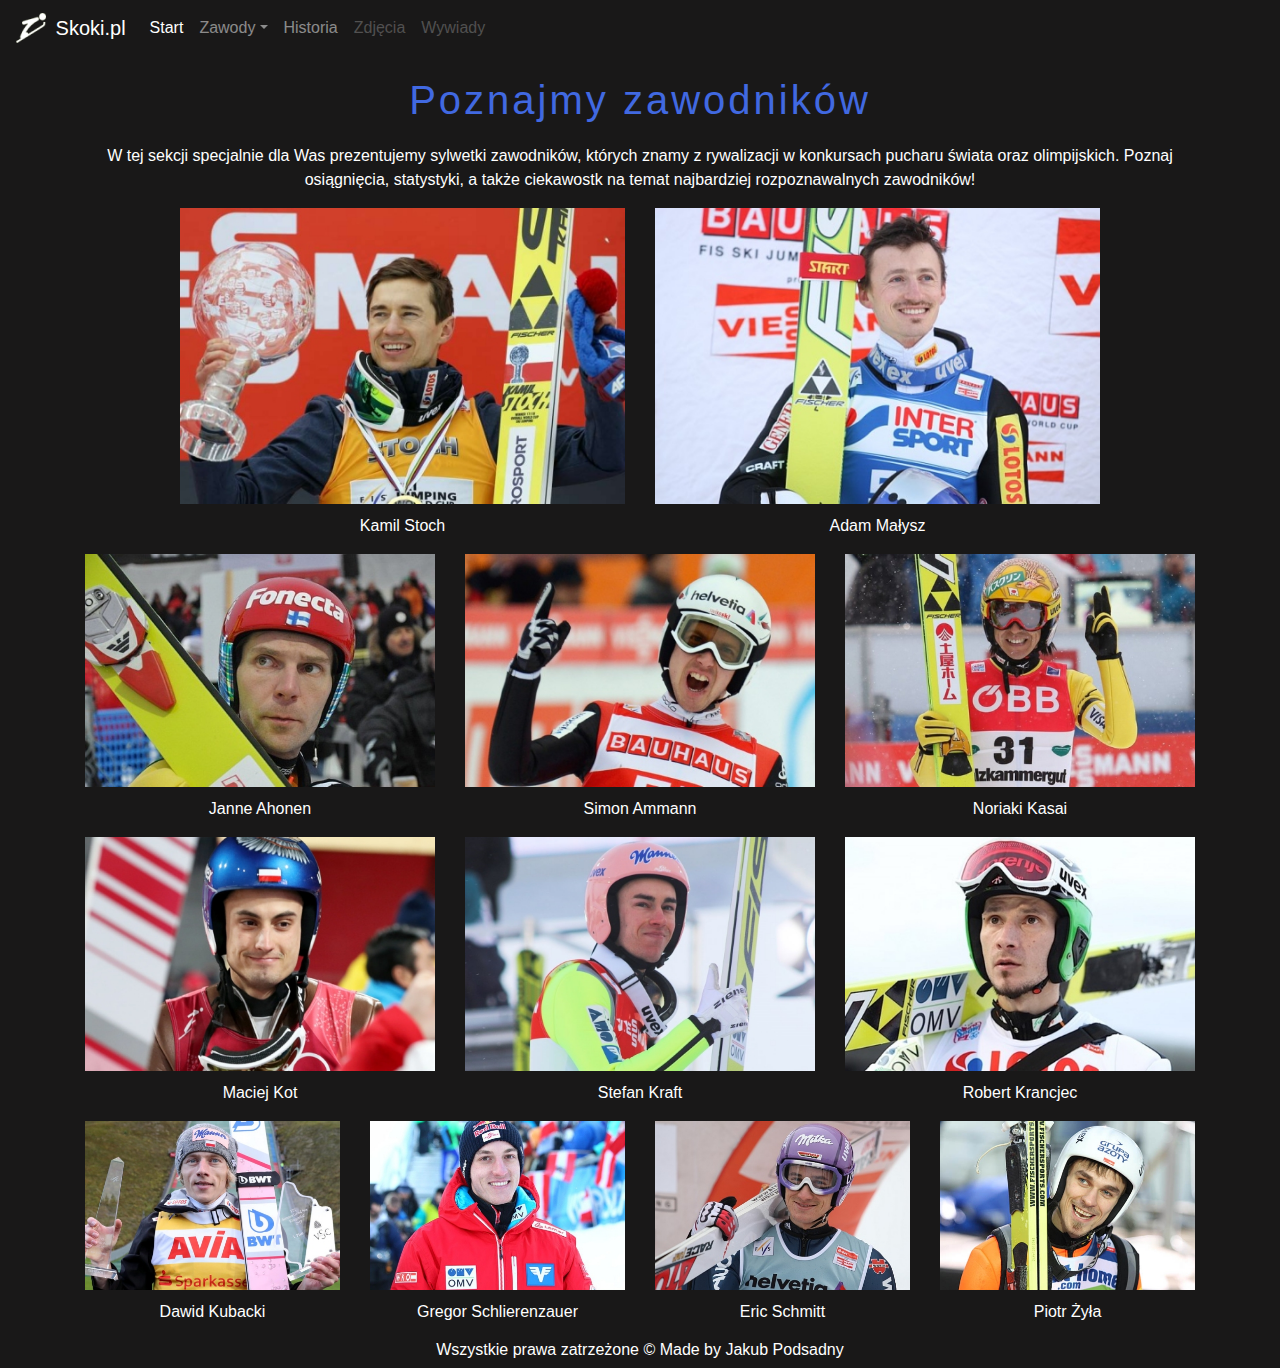
<file: index.html>
<!DOCTYPE html>
<html lang="pl">

<head>
    <meta charset="UTF-8">
    <meta name="viewport" content="width=device-width, initial-scale=1.0">
    <title>Skoki narciarskie</title>
    <link rel="stylesheet" href="bootstrap.min.css">
    <link rel="stylesheet" href="style.css">
</head>

<body>
    <header>
        <nav class="navbar navbar-dark navbar-expand-md">
            <a class="navbar-brand" href="index.html"><img src="img/logo.png" alt="logo" width="30px" height="30px"
                    class="d-inline-block mr-1 align-bottom">
                Skoki.pl</a>
            <button class="navbar-toggler" type="button" data-toggle='collapse' data-target='#mainmenu'><span
                    class='navbar-toggler-icon'></span></button>

            <div class="collapse navbar-collapse " id="mainmenu">
                <ul class="navbar-nav">
                    <li class="nav-item active">
                        <a href="index.html" class="nav-link">Start</a>
                    </li>
                    <li class="nav-item dropdown">
                        <a href="#" class="nav-link dropdown-toggle" data-toggle="dropdown" role="button">Zawody</a>
                        <div class="dropdown-menu">
                            <a href="terminarz.html" class="dropdown-item">Terminarz zawodów</a>
                            <a href="ranking.html" class="dropdown-item">Ranking</a>
                            <div class="dropdown-divider"></div>
                            <a href="sylwetki_zawodnikow/kamil_stoch.html" class="dropdown-item">Sylwetki zawodników</a>
                            <a href="skocznie_narciarskie.html" class="dropdown-item">Skocznie narciarskie</a>
                        </div>
                    </li>
                    <li class="nav-item">
                        <a href="historia.html" class="nav-link">Historia</a>
                    </li>
                    <li class="nav-item">
                        <a href="#" class="nav-link disabled">Zdjęcia</a>
                    </li>
                    <li class="nav-item ">
                        <a href="#" class="nav-link disabled">Wywiady</a>
                    </li>
                </ul>
            </div>


        </nav>
    </header>
    <section class="jumpers">
        <div class="container">
            <h1>Poznajmy zawodników</h1>
            <p>W tej sekcji specjalnie dla Was prezentujemy sylwetki zawodników, których znamy z rywalizacji w
                konkursach pucharu świata oraz olimpijskich. Poznaj osiągnięcia, statystyki, a także ciekawostk na temat
                najbardziej rozpoznawalnych zawodników!</p>
            <div class="row">
                <div class="col-sm-6 col-lg-5 offset-lg-1">
                    <figure>
                        <img src="img/stoch.jpg" alt="Kamil Stoch">
                        <figcaption>Kamil Stoch</figcaption>
                    </figure>
                </div>
                <div class="col-sm-6 col-lg-5 ">
                    <figure>
                        <img src="img/malysz.jpg" alt="Adam Małysz">
                        <figcaption>Adam Małysz</figcaption>
                    </figure>
                </div>
                <div class="col-sm-6 col-lg-4">
                    <figure>
                        <img src="img/ahonen.jpg" alt="Ahonen">
                        <figcaption>Janne Ahonen</figcaption>
                    </figure>
                </div>
                <div class="col-sm-6 col-lg-4">
                    <figure>
                        <img src="img/ammann.jpg" alt="Ammann">
                        <figcaption>Simon Ammann</figcaption>
                    </figure>
                </div>
                <div class="col-sm-6 col-lg-4">
                    <figure>
                        <img src="img/kasai.jpg" alt="Kasai">
                        <figcaption>Noriaki Kasai</figcaption>
                    </figure>
                </div>
                <div class="col-sm-6 col-lg-4">
                    <figure>
                        <img src="img/kot.jpg" alt="Kot">
                        <figcaption>Maciej Kot</figcaption>
                    </figure>
                </div>
                <div class="col-sm-6 col-lg-4">
                    <figure>
                        <img src="img/kraft.jpg" alt="Kraft">
                        <figcaption>Stefan Kraft</figcaption>
                    </figure>
                </div>
                <div class="col-sm-6 col-lg-4">
                    <figure>
                        <img src="img/kranjec.jpg" alt="Kranjec">
                        <figcaption>Robert Krancjec</figcaption>
                    </figure>
                </div>
                <div class="col-sm-6 col-lg-3">
                    <figure>
                        <img src="img/kubacki.jpg" alt="Kubacki">
                        <figcaption>Dawid Kubacki</figcaption>
                    </figure>
                </div>
                <div class="col-sm-6 col-lg-3">
                    <figure>
                        <img src="img/schlierenzauer.jpg" alt="Schlierenzauer">
                        <figcaption>Gregor Schlierenzauer</figcaption>
                    </figure>
                </div>
                <div class="col-sm-6 col-lg-3">
                    <figure>
                        <img src="img/schmitt.jpg" alt="Schmitt">
                        <figcaption>Eric Schmitt</figcaption>
                    </figure>
                </div>
                <div class="col-sm-6 col-lg-3">
                    <figure>
                        <img src="img/zyla.jpg" alt="Żyła">
                        <figcaption>Piotr Żyła</figcaption>
                    </figure>
                </div>
            </div>
            <div class="row">
                <div class="col-12">
                    <footer>
                        <h6 class="text-white">Wszystkie prawa zatrzeżone &copy Made by Jakub Podsadny</h6>
                    </footer>
                </div>
            </div>
        </div>



    </section>
    <script src="https://code.jquery.com/jquery-3.5.1.slim.min.js"
        integrity="sha384-DfXdz2htPH0lsSSs5nCTpuj/zy4C+OGpamoFVy38MVBnE+IbbVYUew+OrCXaRkfj" crossorigin="anonymous">
    </script>
    <script src="https://cdn.jsdelivr.net/npm/popper.js@1.16.0/dist/umd/popper.min.js"
        integrity="sha384-Q6E9RHvbIyZFJoft+2mJbHaEWldlvI9IOYy5n3zV9zzTtmI3UksdQRVvoxMfooAo" crossorigin="anonymous">
    </script>
    <script src="bootstrap.min.js"></script>
</body>

</html>
</file>
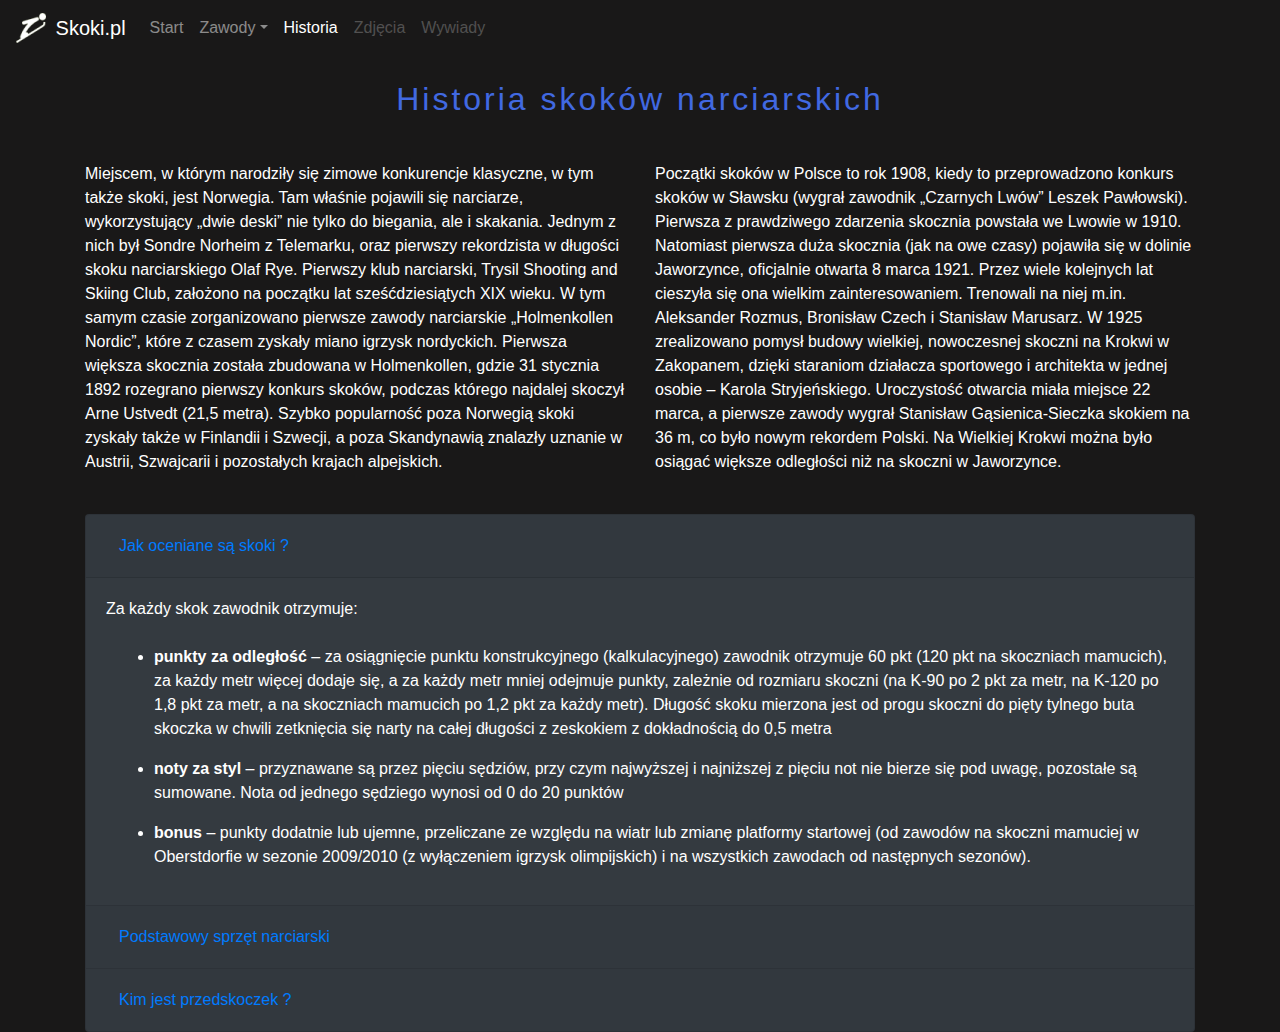
<file: historia.html>
<!DOCTYPE html>
<html lang="pl">

<head>
    <meta charset="UTF-8">
    <meta name="viewport" content="width=device-width, initial-scale=1.0">
    <title>Skoki narciarskie</title>
    <link rel="stylesheet" href="bootstrap.min.css">
    <link rel="stylesheet" href="style.css">
</head>

<body>
    <header>
        <nav class="navbar navbar-dark navbar-expand-md">
            <a class="navbar-brand" href="index.html"><img src="img/logo.png" alt="logo" width="30px" height="30px"
                    class="d-inline-block mr-1 align-bottom">
                Skoki.pl</a>
            <button class="navbar-toggler" type="button" data-toggle='collapse' data-target='#mainmenu'><span
                    class='navbar-toggler-icon'></span></button>

            <div class="collapse navbar-collapse " id="mainmenu">
                <ul class="navbar-nav">
                    <li class="nav-item">
                        <a href="index.html" class="nav-link">Start</a>
                    </li>
                    <li class="nav-item dropdown">
                        <a href="#" class="nav-link dropdown-toggle" data-toggle="dropdown" role="button">Zawody</a>
                        <div class="dropdown-menu">
                            <a href="terminarz.html" class="dropdown-item">Terminarz zawodów</a>
                            <a href="ranking.html" class="dropdown-item">Ranking</a>
                            <div class="dropdown-divider"></div>
                            <a href="sylwetki_zawodnikow/kamil_stoch.html" class="dropdown-item">Sylwetki zawodników</a>
                            <a href="skocznie_narciarskie.html" class="dropdown-item">Skocznie narciarskie</a>
                        </div>
                    </li>
                    <li class="nav-item">
                        <a href="historia.html" class="nav-link active">Historia</a>
                    </li>
                    <li class="nav-item">
                        <a href="#" class="nav-link disabled">Zdjęcia</a>
                    </li>
                    <li class="nav-item ">
                        <a href="#" class="nav-link disabled">Wywiady</a>
                    </li>
                </ul>
            </div>


        </nav>
    </header>

    <section class="history">
        <div class="container">
            <div class="row">
                <div class="col-12">
                    <h1 class="h2 mt-4 text-center">Historia skoków narciarskich</h1>
                </div>
                <div class="col-lg-6">
                    <p class="mt-4">Miejscem, w którym narodziły się zimowe konkurencje klasyczne, w tym także skoki, jest Norwegia. Tam właśnie pojawili się narciarze, wykorzystujący „dwie deski” nie tylko do biegania, ale i skakania. Jednym z nich był Sondre Norheim z Telemarku, oraz pierwszy rekordzista w długości skoku narciarskiego Olaf Rye. Pierwszy klub narciarski, Trysil Shooting and Skiing Club, założono na początku lat sześćdziesiątych XIX wieku. W tym samym czasie zorganizowano pierwsze zawody narciarskie „Holmenkollen Nordic”, które z czasem zyskały miano igrzysk nordyckich. Pierwsza większa skocznia została zbudowana w Holmenkollen, gdzie 31 stycznia 1892 rozegrano pierwszy konkurs skoków, podczas którego najdalej skoczył Arne Ustvedt (21,5 metra). Szybko popularność poza Norwegią skoki zyskały także w Finlandii i Szwecji, a poza Skandynawią znalazły uznanie w Austrii, Szwajcarii i pozostałych krajach alpejskich.</p>
                </div>
                <div class="col-lg-6">
                    <p class="mt-4">
                        Początki skoków w Polsce to rok 1908, kiedy to przeprowadzono konkurs skoków w Sławsku (wygrał zawodnik „Czarnych Lwów” Leszek Pawłowski). Pierwsza z prawdziwego zdarzenia skocznia powstała we Lwowie w 1910. Natomiast pierwsza duża skocznia (jak na owe czasy) pojawiła się w dolinie Jaworzynce, oficjalnie otwarta 8 marca 1921. Przez wiele kolejnych lat cieszyła się ona wielkim zainteresowaniem. Trenowali na niej m.in. Aleksander Rozmus, Bronisław Czech i Stanisław Marusarz. W 1925 zrealizowano pomysł budowy wielkiej, nowoczesnej skoczni na Krokwi w Zakopanem, dzięki staraniom działacza sportowego i architekta w jednej osobie – Karola Stryjeńskiego. Uroczystość otwarcia miała miejsce 22 marca, a pierwsze zawody wygrał Stanisław Gąsienica-Sieczka skokiem na 36 m, co było nowym rekordem Polski. Na Wielkiej Krokwi można było osiągać większe odległości niż na skoczni w Jaworzynce.
                    </p>
                </div>
            </div>
            <div class="accordion mt-4" id="accordionExample">
                <div class="card bg-dark text-white">
                  <div class="card-header " id="headingOne">
                    <h2 class="mb-0">
                      <button class="btn btn-link btn-block text-left text-decoration-none" type="button" data-toggle="collapse" data-target="#collapseOne" aria-expanded="true" aria-controls="collapseOne">
                        Jak oceniane są skoki ? 
                      </button>
                    </h2>
                  </div>
              
                  <div id="collapseOne" class="collapse show" aria-labelledby="headingOne" data-parent="#accordionExample">
                    <div class="card-body">
                        Za każdy skok zawodnik otrzymuje:
                    
                        <ul class="mt-4">
                            <li class="ml-5 mb-3"><strong>punkty za odległość</strong> – za osiągnięcie punktu konstrukcyjnego (kalkulacyjnego) zawodnik otrzymuje 60 pkt (120 pkt na skoczniach mamucich), za każdy metr więcej dodaje się, a za każdy metr mniej odejmuje punkty, zależnie od rozmiaru skoczni (na K-90 po 2 pkt za metr, na K-120 po 1,8 pkt za metr, a na skoczniach mamucich po 1,2 pkt za każdy metr). Długość skoku mierzona jest od progu skoczni do pięty tylnego buta skoczka w chwili zetknięcia się narty na całej długości z zeskokiem z dokładnością do 0,5 metra
                            </li>
                            <li class="ml-5 mb-3"><strong>noty za styl</strong> – przyznawane są przez pięciu sędziów, przy czym najwyższej i najniższej z pięciu not nie bierze się pod uwagę, pozostałe są sumowane. Nota od jednego sędziego wynosi od 0 do 20 punktów
                            </li>
                            <li class="ml-5 mb-3">
                                <strong>bonus</strong> – punkty dodatnie lub ujemne, przeliczane ze względu na wiatr lub zmianę platformy startowej (od zawodów na skoczni mamuciej w Oberstdorfie w sezonie 2009/2010 (z wyłączeniem igrzysk olimpijskich) i na wszystkich zawodach od następnych sezonów).
                            </li>
                        </ul>
                    </div>
                  </div>
                </div>
                <div class="card bg-dark text-white">
                  <div class="card-header" id="headingTwo">
                    <h2 class="mb-0">
                      <button class="btn btn-link btn-block text-left collapsed text-decoration-none" type="button" data-toggle="collapse" data-target="#collapseTwo" aria-expanded="false" aria-controls="collapseTwo">
                        Podstawowy sprzęt narciarski
                      </button>
                    </h2>
                  </div>
                  <div id="collapseTwo" class="collapse" aria-labelledby="headingTwo" data-parent="#accordionExample">
                    <div class="card-body">
                        Zawodnicy wyposażeni są w następujący sprzęt:
                        <ul class="mt-4">
                            <li class="ml-5 mb-3">
                                <a class="btn" rel="popover" data-img="img/narty.jpg"><strong>NARTY</strong></a> – zdecydowanie dłuższe i szersze od biegówek. Nie mogą jednak być dłuższe niż 146% wzrostu zawodnika, a ich szerokość nie może przekraczać 105 mm pod wiązaniami i 115 mm przy końcach (dokonując pomiarów 30 cm od końców)
                            </li>
                            <li class="ml-5 mb-3">
                                <a class="btn" rel="popover" data-img="img/wiazania.jpg"><strong>WIAZANIA</strong></a> – podczas upadku powinny odpiąć buty od nart, co zmniejsza ryzyko kontuzji. Zawodnik, dzięki ruchomej tylnej części, może zmieniać kąt nachylenia ciała względem nart, co umożliwia znalezienie optymalnej pozycji w locie. Montowanie wiązań jest określone przepisami, m.in. od początku narty do początku buta obowiązuje odległość 57% długości całej narty
                            </li>
                            <li class="ml-5 mb-3">
                                <a class="btn" rel="popover" data-img="img/buty.jpg"><strong>BUTY</strong></a> – pozwalają utrzymać stopę we właściwym położeniu, a jednocześnie nie ograniczają ruchów. Wykonane ze skóry
                            </li>
                            <li class="ml-5 mb-3">
                                <a class="btn" rel="popover" data-img="img/kombinezon.jpg"><strong>KOMBINEZON</strong></a> – może mieć maksymalnie grubość 5 mm. Obowiązujące od sezonu 2012/2013 rozmiary kombinezonów są równe z wymiarami ciała zawodnika. Aby to sprecyzować FIS ustalił miejsca kontroli obwodów (m.in. obwód ramienia, uda, klatki piersiowej, obwód w pasie)
                            </li>
                            <li class="ml-5 mb-3">
                                <a class="btn" rel="popover" data-img="img/kask.jpg"><strong>KASK</strong></a>
                            </li>
                            <li class="ml-5 mb-3">
                                <a class="btn" rel="popover" data-img="img/gogle.jpg"><strong>GOOGLE</strong></a>
                            </li>
                            <li class="ml-5 mb-3">
                                <a class="btn" rel="popover" data-img="img/rekawice.jpg"><strong>RĘKAWICE</strong></a>
                            </li>
                        </ul>
                    </div>
                  </div>
                </div>
                <div class="card bg-dark text-white">
                  <div class="card-header" id="headingThree">
                    <h2 class="mb-0">
                      <button class="btn btn-link btn-block text-left collapsed text-decoration-none" type="button" data-toggle="collapse" data-target="#collapseThree" aria-expanded="false" aria-controls="collapseThree">
                        Kim jest przedskoczek ?
                      </button>
                    </h2>
                  </div>
                  <div id="collapseThree" class="collapse" aria-labelledby="headingThree" data-parent="#accordionExample">
                    <div class="card-body">
                        W skokach narciarskich jest to skoczek, który nie bierze udziału w zawodach, a jego celem jest testowanie skoczni, szczególnie w trudnych warunkach atmosferycznych. Przedskoczkowie wykorzystywani są też do testowania nowych skoczni lub po ich modernizacji.
                    </br></br>
                        Przedskoczkowie startują przed rozpoczęciem serii konkursowych, żeby pomóc jury dobrać odpowiednią długość rozbiegu i przetestować warunki. Skaczą oni podczas przerw w zawodach np. aby przetrzeć zalegający w torach najazdu śnieg.
                    </br></br>
                        Zdarza się, że przedskoczkiem jest starszy, często utytułowany zawodnik, który już zakończył karierę sportową. W 1964 roku podczas Turnieju Czterech Skoczni w Garmisch-Partenkirchen przed oficjalnym rozpoczęciem konkursu oddał honorowy skok Stanisław Marusarz - miał wówczas 51 lat.
                    </div>
                  </div>
                </div>
              </div>
        </div>
    </section>

    


    <script src="https://code.jquery.com/jquery-3.5.1.slim.min.js"
        integrity="sha384-DfXdz2htPH0lsSSs5nCTpuj/zy4C+OGpamoFVy38MVBnE+IbbVYUew+OrCXaRkfj" crossorigin="anonymous">
    </script>
    <script src="https://cdn.jsdelivr.net/npm/popper.js@1.16.0/dist/umd/popper.min.js"
        integrity="sha384-Q6E9RHvbIyZFJoft+2mJbHaEWldlvI9IOYy5n3zV9zzTtmI3UksdQRVvoxMfooAo" crossorigin="anonymous">
    </script>
    <script src="bootstrap.min.js"></script>
    <script>
        $('a[rel=popover]').popover({
  html: true,
  trigger: 'hover',
  placement: 'bottom',
  content: function(){return '<img src="'+$(this).data('img') + '" />';}
});
    </script>
</body>

</html>
</file>
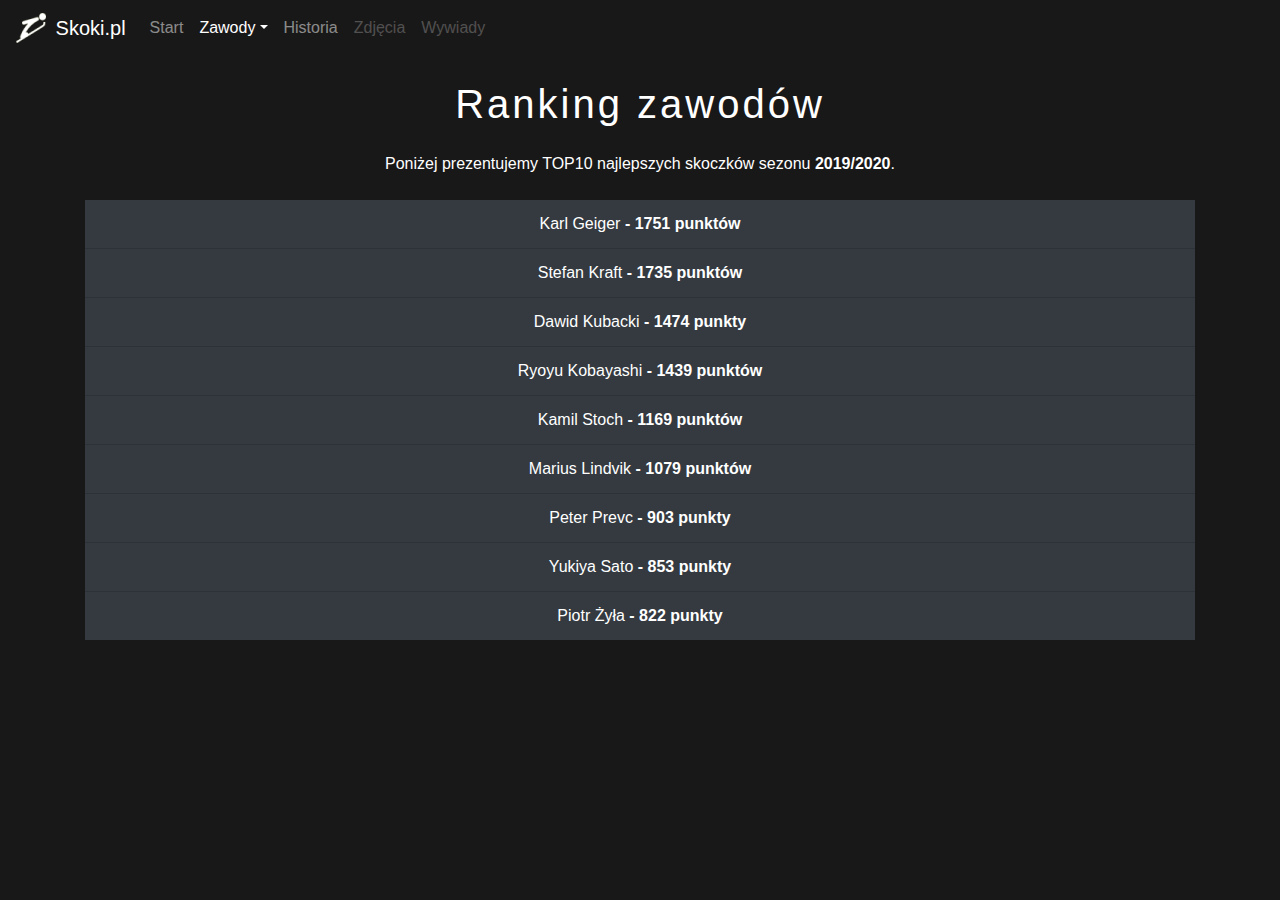
<file: ranking.html>
<!DOCTYPE html>
<html lang="pl">

<head>
    <meta charset="UTF-8">
    <meta name="viewport" content="width=device-width, initial-scale=1.0">
    <title>Skoki narciarskie</title>
    <link rel="stylesheet" href="bootstrap.min.css">
    <link rel="stylesheet" href="style.css">
</head>

<body>
    <header>
        <nav class="navbar navbar-dark navbar-expand-md">
            <a class="navbar-brand" href="index.html"><img src="img/logo.png" alt="logo" width="30px" height="30px"
                    class="d-inline-block mr-1 align-bottom">
                Skoki.pl</a>
            <button class="navbar-toggler" type="button" data-toggle='collapse' data-target='#mainmenu'><span
                    class='navbar-toggler-icon'></span></button>

            <div class="collapse navbar-collapse " id="mainmenu">
                <ul class="navbar-nav">
                    <li class="nav-item">
                        <a href="index.html" class="nav-link">Start</a>
                    </li>
                    <li class="nav-item dropdown active">
                        <a href="#" class="nav-link dropdown-toggle" data-toggle="dropdown" role="button">Zawody</a>
                        <div class="dropdown-menu">
                            <a href="terminarz.html" class="dropdown-item">Terminarz zawodów</a>
                            <a href="ranking.html" class="dropdown-item">Ranking</a>
                            <div class="dropdown-divider"></div>
                            <a href="sylwetki_zawodnikow/kamil_stoch.html" class="dropdown-item">Sylwetki zawodników</a>
                            <a href="skocznie_narciarskie.html" class="dropdown-item">Skocznie narciarskie</a>
                        </div>
                    </li>
                    <li class="nav-item">
                        <a href="historia.html" class="nav-link">Historia</a>
                    </li>
                    <li class="nav-item">
                        <a href="#" class="nav-link disabled">Zdjęcia</a>
                    </li>
                    <li class="nav-item ">
                        <a href="#" class="nav-link disabled">Wywiady</a>
                    </li>
                </ul>
            </div>


        </nav>
    </header>

    <section>
        <div class="container">
            <header>
                <h1 class="text-white my-4 text-center">Ranking zawodów</h1>
                <p class="text-center text-white mb-4">Poniżej prezentujemy TOP10 najlepszych skoczków sezonu
                    <span class="font-weight-bold">2019/2020</span>. </p>
            </header>
            <div class="row">
                <div class="col-12">
                    <ul class="list-group list-group-flush text-black ">
                        <li class="list-group-item bg-dark  text-white text-center">Karl Geiger
                            <span class="font-weight-bold"> - 1751 punktów
                            </span>
                        </li>
                        <li class="list-group-item bg-dark  text-white text-center">Stefan Kraft
                            <span class="font-weight-bold"> - 1735 punktów
                            </span>
                        </li>
                        <li class="list-group-item bg-dark  text-white text-center">Dawid Kubacki
                            <span class="font-weight-bold"> - 1474 punkty
                            </span>
                        </li>
                        <li class="list-group-item bg-dark  text-white text-center">Ryoyu Kobayashi
                            <span class="font-weight-bold"> - 1439 punktów
                            </span>
                        </li>
                        <li class="list-group-item bg-dark  text-white text-center">Kamil Stoch
                            <span class="font-weight-bold"> - 1169 punktów
                            </span>
                        </li>
                        <li class="list-group-item bg-dark  text-white text-center">Marius Lindvik
                            <span class="font-weight-bold"> - 1079 punktów
                            </span>
                        </li>
                        <li class="list-group-item bg-dark  text-white text-center">Peter Prevc
                            <span class="font-weight-bold"> - 903 punkty
                            </span>
                        </li>
                        <li class="list-group-item bg-dark  text-white text-center">Yukiya Sato
                            <span class="font-weight-bold"> - 853 punkty
                            </span>
                        </li>
                        <li class="list-group-item bg-dark  text-white text-center">Piotr Żyła
                            <span class="font-weight-bold"> - 822 punkty
                            </span>
                        </li>

                    </ul>
                </div>

            </div>
    </section>
    </div>



    <script src="https://code.jquery.com/jquery-3.5.1.slim.min.js"
        integrity="sha384-DfXdz2htPH0lsSSs5nCTpuj/zy4C+OGpamoFVy38MVBnE+IbbVYUew+OrCXaRkfj" crossorigin="anonymous">
    </script>
    <script src="https://cdn.jsdelivr.net/npm/popper.js@1.16.0/dist/umd/popper.min.js"
        integrity="sha384-Q6E9RHvbIyZFJoft+2mJbHaEWldlvI9IOYy5n3zV9zzTtmI3UksdQRVvoxMfooAo" crossorigin="anonymous">
    </script>
    <script src="bootstrap.min.js"></script>
</body>

</html>
</file>
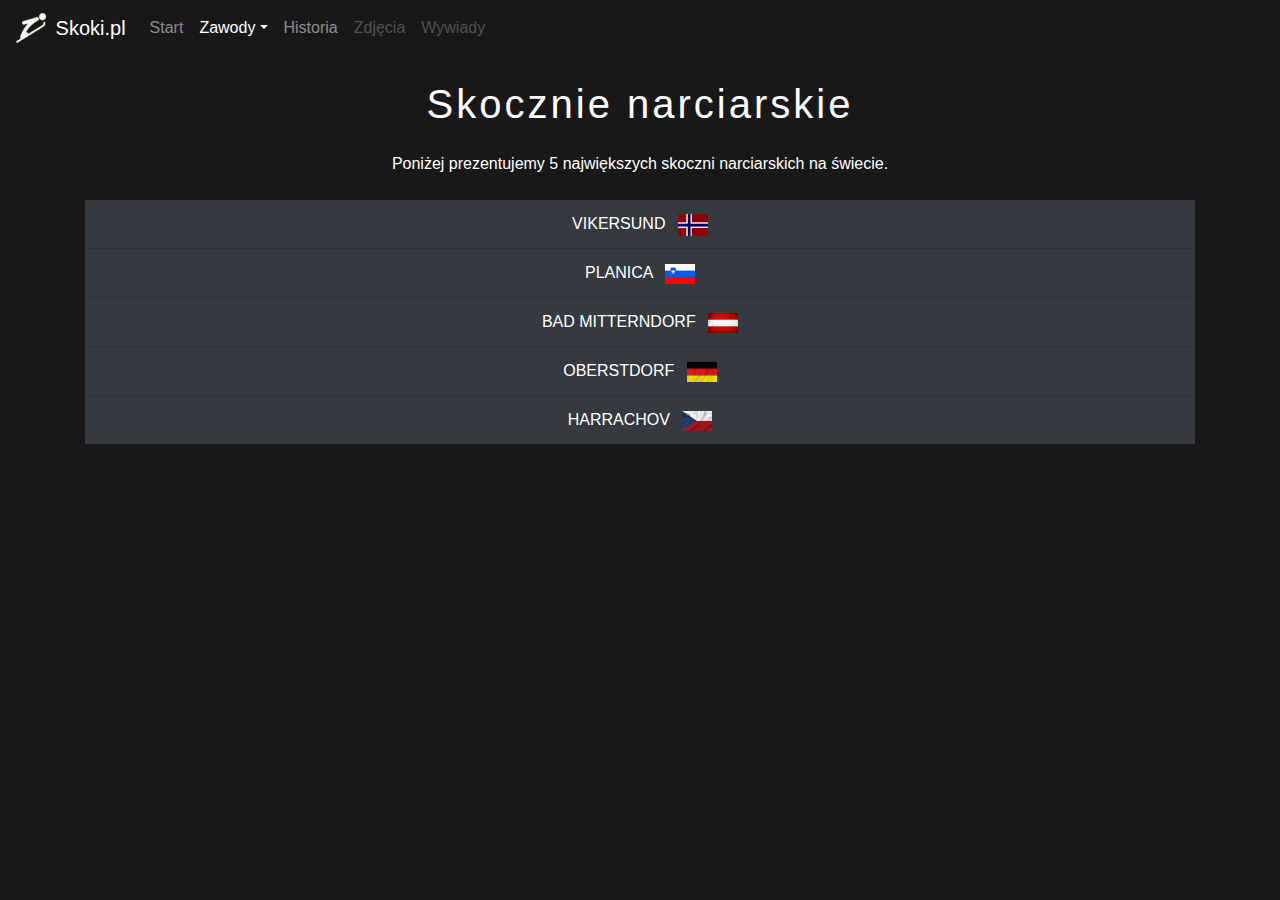
<file: skocznie_narciarskie.html>
<!DOCTYPE html>
<html lang="pl">

<head>
    <meta charset="UTF-8">
    <meta name="viewport" content="width=device-width, initial-scale=1.0">
    <title>Skoki narciarskie</title>
    <link rel="stylesheet" href="bootstrap.min.css">
    <link rel="stylesheet" href="style.css">
</head>

<body>
    <header>
        <nav class="navbar navbar-dark navbar-expand-md">
            <a class="navbar-brand" href="index.html"><img src="img/logo.png" alt="logo" width="30px" height="30px"
                    class="d-inline-block mr-1 align-bottom">
                Skoki.pl</a>
            <button class="navbar-toggler" type="button" data-toggle='collapse' data-target='#mainmenu'><span
                    class='navbar-toggler-icon'></span></button>

            <div class="collapse navbar-collapse " id="mainmenu">
                <ul class="navbar-nav">
                    <li class="nav-item">
                        <a href="index.html" class="nav-link">Start</a>
                    </li>
                    <li class="nav-item dropdown active">
                        <a href="#" class="nav-link dropdown-toggle" data-toggle="dropdown" role="button">Zawody</a>
                        <div class="dropdown-menu">
                            <a href="terminarz.html" class="dropdown-item">Terminarz zawodów</a>
                            <a href="ranking.html" class="dropdown-item">Ranking</a>
                            <div class="dropdown-divider"></div>
                            <a href="sylwetki_zawodnikow/kamil_stoch.html" class="dropdown-item">Sylwetki zawodników</a>
                            <a href="skocznie_narciarskie.html" class="dropdown-item">Skocznie narciarskie</a>
                        </div>
                    </li>
                    <li class="nav-item">
                        <a href="historia.html" class="nav-link">Historia</a>
                    </li>
                    <li class="nav-item">
                        <a href="#" class="nav-link disabled">Zdjęcia</a>
                    </li>
                    <li class="nav-item ">
                        <a href="#" class="nav-link disabled">Wywiady</a>
                    </li>
                </ul>
            </div>


        </nav>
    </header>

    <section>
        <div class="container">
            <header>
                <h1 class="text-white my-4 text-center">Skocznie narciarskie</h1>
                <p class="text-center text-white mb-4">Poniżej prezentujemy 5 największych skoczni narciarskich na
                    świecie.
                </p>
            </header>
            <div class="row">
                <div class="col-12">
                    <ul class="list-group list-group-flush text-black ">
                        <li class="list-group-item bg-dark  text-white text-center">
                            <a href="skocznie_narciarskie/vikersund.html" class="text-white text-uppercase"> Vikersund
                            </a>
                            <img src="img/norwegia_flaga.jpg" alt="norwegia" width="30px" class="ml-2">
                        </li>
                        <li class="list-group-item bg-dark  text-white text-center">
                            <a href="skocznie_narciarskie/planica.html" class="text-white text-uppercase"> Planica
                            </a>
                            <img src="img/slowenia_flaga.png" alt="slowenia" width="30px" class="ml-2">
                        </li>
                        <li class="list-group-item bg-dark  text-white text-center">
                            <a href="skocznie_narciarskie/bad_mitterndorf.html" class="text-white text-uppercase"> Bad
                                Mitterndorf
                            </a>
                            <img src="img/austria_flaga.jpg" alt="austria" width="30px" class="ml-2">
                        </li>
                        <li class="list-group-item bg-dark  text-white text-center">
                            <a href="skocznie_narciarskie/oberstdorf.html" class="text-white text-uppercase">
                                Oberstdorf
                            </a>
                            <img src="img/niemcy_flaga.jpg" alt="niemcy" width="30px" class="ml-2">
                        </li>
                        <li class="list-group-item bg-dark  text-white text-center">
                            <a href="skocznie_narciarskie/harrachov.html" class="text-white text-uppercase"> Harrachov
                            </a>
                            <img src="img/czechy_flaga.jpg" alt="czechy" width="30px" class="ml-2">
                        </li>

                    </ul>
                </div>
            </div>
    </section>
    </div>
    <script src="https://code.jquery.com/jquery-3.5.1.slim.min.js"
        integrity="sha384-DfXdz2htPH0lsSSs5nCTpuj/zy4C+OGpamoFVy38MVBnE+IbbVYUew+OrCXaRkfj" crossorigin="anonymous">
    </script>
    <script src="https://cdn.jsdelivr.net/npm/popper.js@1.16.0/dist/umd/popper.min.js"
        integrity="sha384-Q6E9RHvbIyZFJoft+2mJbHaEWldlvI9IOYy5n3zV9zzTtmI3UksdQRVvoxMfooAo" crossorigin="anonymous">
    </script>
    <script src="bootstrap.min.js"></script>
</body>

</html>
</file>
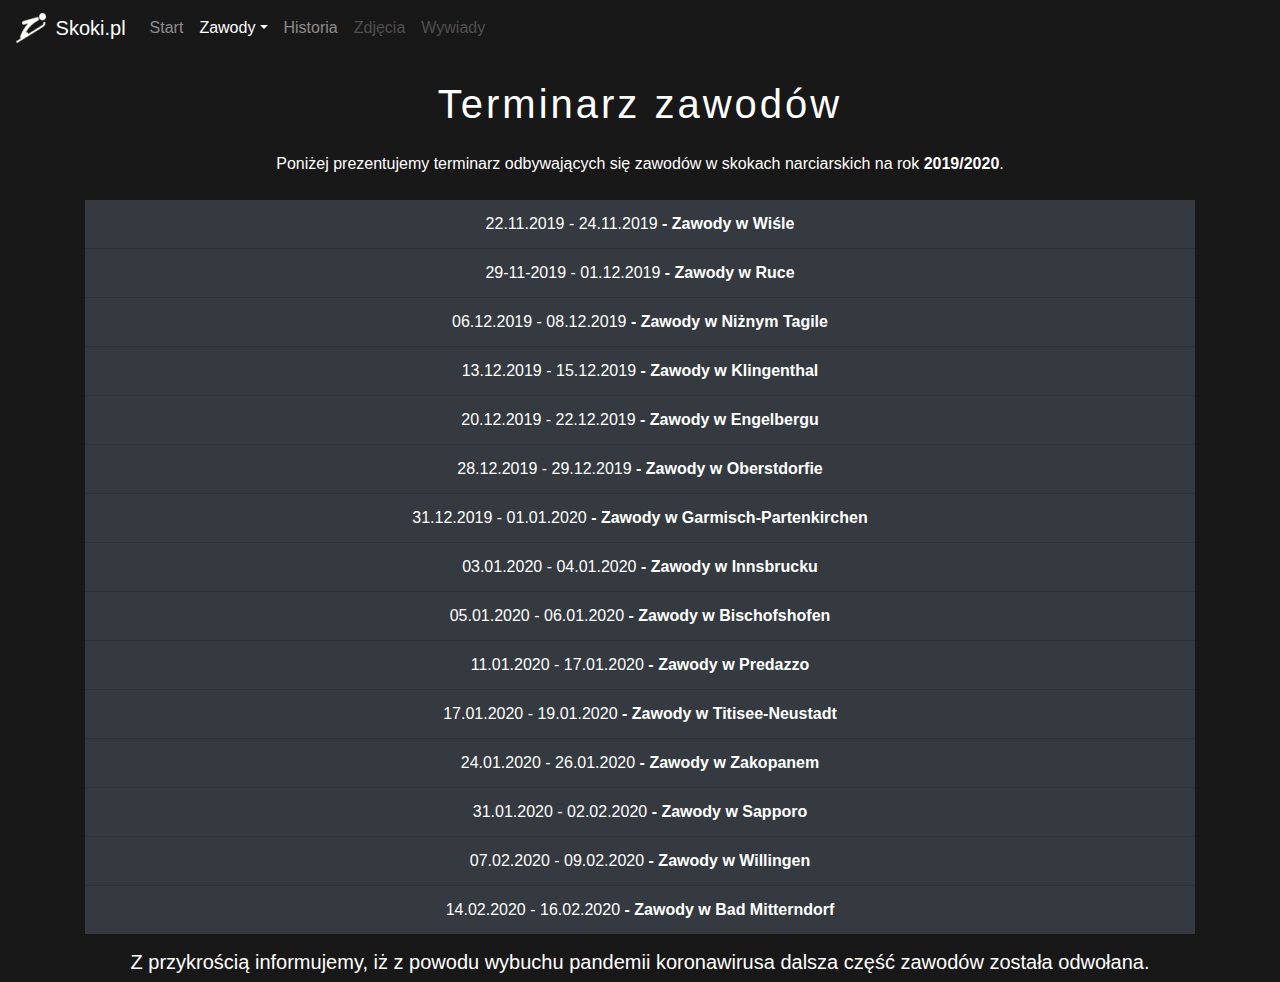
<file: terminarz.html>
<!DOCTYPE html>
<html lang="pl">

<head>
    <meta charset="UTF-8">
    <meta name="viewport" content="width=device-width, initial-scale=1.0">
    <title>Skoki narciarskie</title>
    <link rel="stylesheet" href="bootstrap.min.css">
    <link rel="stylesheet" href="style.css">
</head>

<body>
    <header>
        <nav class="navbar navbar-dark navbar-expand-md">
            <a class="navbar-brand" href="index.html"><img src="img/logo.png" alt="logo" width="30px" height="30px"
                    class="d-inline-block mr-1 align-bottom">
                Skoki.pl</a>
            <button class="navbar-toggler" type="button" data-toggle='collapse' data-target='#mainmenu'><span
                    class='navbar-toggler-icon'></span></button>

            <div class="collapse navbar-collapse " id="mainmenu">
                <ul class="navbar-nav">
                    <li class="nav-item">
                        <a href="index.html" class="nav-link">Start</a>
                    </li>
                    <li class="nav-item dropdown active">
                        <a href="#" class="nav-link dropdown-toggle" data-toggle="dropdown" role="button">Zawody</a>
                        <div class="dropdown-menu">
                            <a href="terminarz.html" class="dropdown-item">Terminarz zawodów</a>
                            <a href="ranking.html" class="dropdown-item">Ranking</a>
                            <div class="dropdown-divider"></div>
                            <a href="sylwetki_zawodnikow/kamil_stoch.html" class="dropdown-item">Sylwetki zawodników</a>
                            <a href="skocznie_narciarskie.html" class="dropdown-item">Skocznie narciarskie</a>
                        </div>
                    </li>
                    <li class="nav-item">
                        <a href="historia.html" class="nav-link">Historia</a>
                    </li>
                    <li class="nav-item">
                        <a href="#" class="nav-link disabled">Zdjęcia</a>
                    </li>
                    <li class="nav-item ">
                        <a href="#" class="nav-link disabled">Wywiady</a>
                    </li>
                </ul>
            </div>


        </nav>
    </header>

    <section>
        <div class="container">
            <header>
                <h1 class="text-white my-4 text-center">Terminarz zawodów</h1>
                <p class="text-center text-white mb-4">Poniżej prezentujemy terminarz odbywających się zawodów w skokach
                    narciarskich na rok
                    <span class="font-weight-bold">2019/2020</span>. </p>
            </header>
            <div class="row">
                <div class="col-12">
                    <ul class="list-group list-group-flush text-black ">
                        <li class="list-group-item bg-dark  text-white text-center">22.11.2019 - 24.11.2019
                            <span class="font-weight-bold"> - Zawody w Wiśle
                            </span>
                        </li>
                        <li class="list-group-item bg-dark  text-white text-center">29-11-2019 - 01.12.2019
                            <span class="font-weight-bold"> - Zawody w Ruce
                            </span>
                        </li>
                        <li class="list-group-item bg-dark  text-white text-center">06.12.2019 - 08.12.2019
                            <span class="font-weight-bold"> - Zawody w Niżnym Tagile
                            </span>
                        </li>
                        <li class="list-group-item bg-dark  text-white text-center">13.12.2019 - 15.12.2019
                            <span class="font-weight-bold"> - Zawody w Klingenthal
                            </span>
                        </li>
                        <li class="list-group-item bg-dark  text-white text-center">20.12.2019 - 22.12.2019
                            <span class="font-weight-bold"> - Zawody w Engelbergu
                            </span>
                        </li>
                        <li class="list-group-item bg-dark  text-white text-center">28.12.2019 - 29.12.2019
                            <span class="font-weight-bold"> - Zawody w Oberstdorfie
                            </span>
                        </li>
                        <li class="list-group-item bg-dark  text-white text-center">31.12.2019 - 01.01.2020
                            <span class="font-weight-bold"> - Zawody w Garmisch-Partenkirchen
                            </span>
                        </li>
                        <li class="list-group-item bg-dark  text-white text-center">03.01.2020 - 04.01.2020
                            <span class="font-weight-bold"> - Zawody w Innsbrucku
                            </span>
                        </li>
                        <li class="list-group-item bg-dark  text-white text-center">05.01.2020 - 06.01.2020
                            <span class="font-weight-bold"> - Zawody w Bischofshofen
                            </span>
                        </li>
                        <li class="list-group-item bg-dark  text-white text-center">11.01.2020 - 17.01.2020
                            <span class="font-weight-bold"> - Zawody w Predazzo
                            </span>
                        </li>
                        <li class="list-group-item bg-dark  text-white text-center">17.01.2020 - 19.01.2020
                            <span class="font-weight-bold"> - Zawody w Titisee-Neustadt
                            </span>
                        </li>
                        <li class="list-group-item bg-dark  text-white text-center">24.01.2020 - 26.01.2020
                            <span class="font-weight-bold"> - Zawody w Zakopanem
                            </span>
                        </li>
                        <li class="list-group-item bg-dark  text-white text-center">31.01.2020 - 02.02.2020
                            <span class="font-weight-bold"> - Zawody w Sapporo
                            </span>
                        </li>
                        <li class="list-group-item bg-dark  text-white text-center">07.02.2020 - 09.02.2020
                            <span class="font-weight-bold"> - Zawody w Willingen
                            </span>
                        </li>
                        <li class="list-group-item bg-dark  text-white text-center">14.02.2020 - 16.02.2020
                            <span class="font-weight-bold"> - Zawody w Bad Mitterndorf
                            </span>
                        </li>
                    </ul>
                </div>
                <div class="col-12">
                    <footer>
                        <h5 class="text-white text-center mt-3">Z przykrością informujemy, iż z powodu wybuchu pandemii
                            koronawirusa dalsza część
                            zawodów
                            została odwołana.</h5>
                    </footer>
                </div>
            </div>
    </section>
    </div>



    <script src="https://code.jquery.com/jquery-3.5.1.slim.min.js"
        integrity="sha384-DfXdz2htPH0lsSSs5nCTpuj/zy4C+OGpamoFVy38MVBnE+IbbVYUew+OrCXaRkfj" crossorigin="anonymous">
    </script>
    <script src="https://cdn.jsdelivr.net/npm/popper.js@1.16.0/dist/umd/popper.min.js"
        integrity="sha384-Q6E9RHvbIyZFJoft+2mJbHaEWldlvI9IOYy5n3zV9zzTtmI3UksdQRVvoxMfooAo" crossorigin="anonymous">
    </script>
    <script src="bootstrap.min.js"></script>
</body>

</html>
</file>
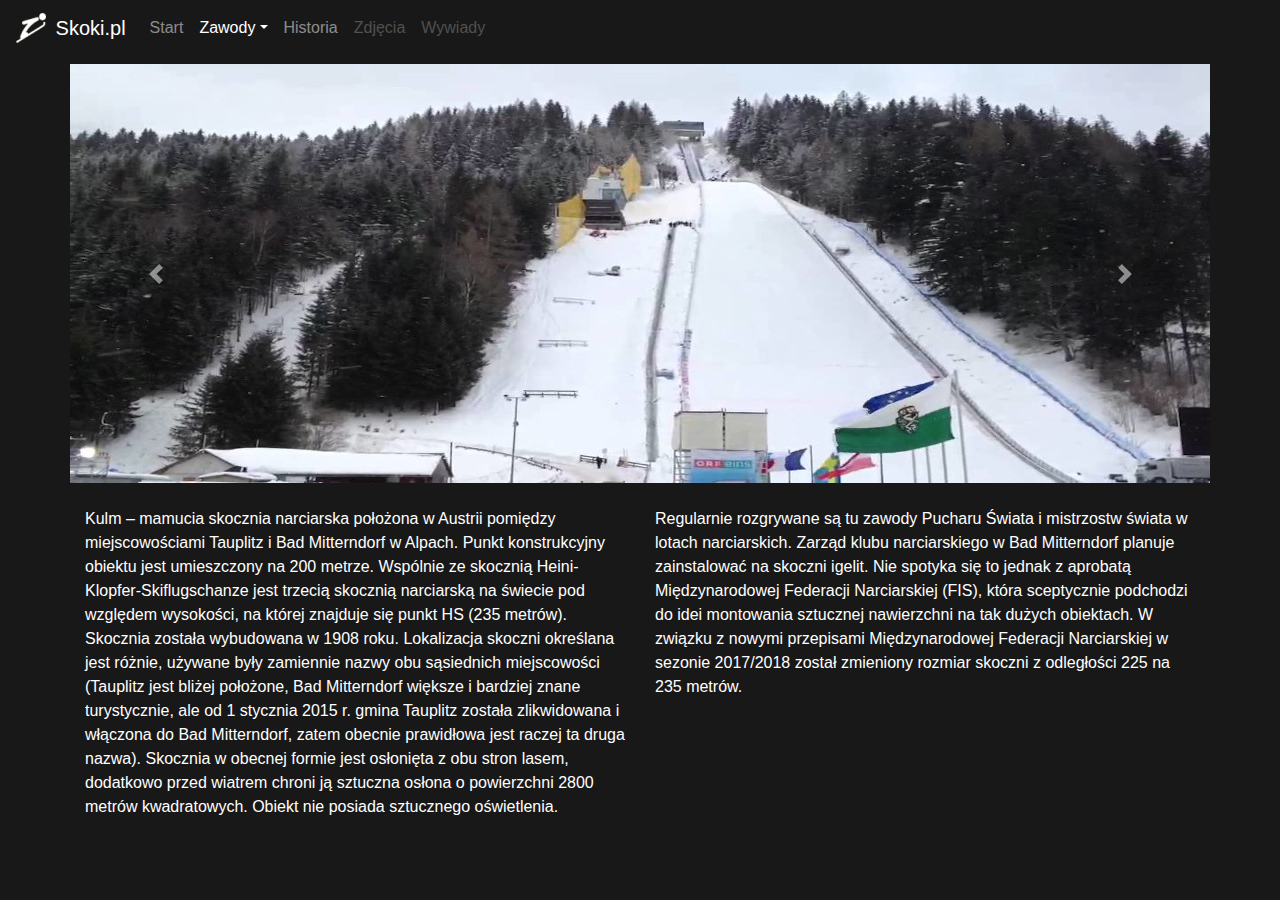
<file: skocznie_narciarskie/bad_mitterndorf.html>
<!DOCTYPE html>
<html lang="pl">

<head>
    <meta charset="UTF-8">
    <meta name="viewport" content="width=device-width, initial-scale=1.0">
    <title>Skoki narciarskie</title>
    <link rel="stylesheet" href="../bootstrap.min.css">
    <link rel="stylesheet" href="../style.css">
</head>

<body>
    <header>
        <nav class="navbar navbar-dark navbar-expand-md">
            <a class="navbar-brand" href="../index.html"><img src="../img/logo.png" alt="logo" width="30px" height="30px"
                    class="d-inline-block mr-1 align-bottom">
                Skoki.pl</a>
            <button class="navbar-toggler" type="button" data-toggle='collapse' data-target='#mainmenu'><span
                    class='navbar-toggler-icon'></span></button>

            <div class="collapse navbar-collapse " id="mainmenu">
                <ul class="navbar-nav">
                    <li class="nav-item">
                        <a href="../index.html" class="nav-link">Start</a>
                    </li>
                    <li class="nav-item dropdown">
                        <a href="#" class="nav-link dropdown-toggle active" data-toggle="dropdown" role="button">Zawody</a>
                        <div class="dropdown-menu">
                            <a href="../terminarz.html" class="dropdown-item">Terminarz zawodów</a>
                            <a href="../ranking.html" class="dropdown-item">Ranking</a>
                            <div class="dropdown-divider"></div>
                            <a href="../sylwetki_zawodników.html" class="dropdown-item">Sylwetki zawodników</a>
                            <a href="../skocznie_narciarskie.html" class="dropdown-item">Skocznie narciarskie</a>
                        </div>
                    </li>
                    <li class="nav-item">
                        <a href="../historia.html" class="nav-link">Historia</a>
                    </li>
                    <li class="nav-item">
                        <a href="#" class="nav-link disabled">Zdjęcia</a>
                    </li>
                    <li class="nav-item ">
                        <a href="#" class="nav-link disabled">Wywiady</a>
                    </li>
                </ul>
            </div>


        </nav>
    </header>
   

    <section class="mt-2">
        <div class="container">
            <div class="row">
                <div class="col-xs-12 d-xs-block ">
                    <div id="carouselExampleControls" class="carousel slide" data-ride="carousel">
                        <div class="carousel-inner">
                          <div class="carousel-item active">
                            <img src="../img/bad_1.jpg" class="d-block  w-100 img-fluid" alt="bad_mitterndorf">
                          </div>
                          <div class="carousel-item">
                            <img src="../img/bad_2.jpg" class="d-block w-100 img-fluid"  alt="bad_mitterndorf">
                          </div>
                          <div class="carousel-item">
                            <img src="../img/bad_3.jpg" class="d-block w-100 img-fluid" alt="bad_mitterndorf">
                          </div>
                        </div>
                        <a class="carousel-control-prev" href="#carouselExampleControls" role="button" data-slide="prev">
                          <span class="carousel-control-prev-icon" aria-hidden="true"></span>
                          <span class="sr-only">Previous</span>
                        </a>
                        <a class="carousel-control-next" href="#carouselExampleControls" role="button" data-slide="next">
                          <span class="carousel-control-next-icon" aria-hidden="true"></span>
                          <span class="sr-only">Next</span>
                        </a>
                      </div>
                </div>
            </div>
            
            <div class="row mt-4">
                <div class="col-xs-12 col-lg-6">
                    <p class="text-white">
                        Kulm – mamucia skocznia narciarska położona w Austrii pomiędzy miejscowościami Tauplitz i Bad Mitterndorf w Alpach. Punkt konstrukcyjny obiektu jest umieszczony na 200 metrze. Wspólnie ze skocznią Heini-Klopfer-Skiflugschanze jest trzecią skocznią narciarską na świecie pod względem wysokości, na której znajduje się punkt HS (235 metrów). Skocznia została wybudowana w 1908 roku.

                        Lokalizacja skoczni określana jest różnie, używane były zamiennie nazwy obu sąsiednich miejscowości (Tauplitz jest bliżej położone, Bad Mitterndorf większe i bardziej znane turystycznie, ale od 1 stycznia 2015 r. gmina Tauplitz została zlikwidowana i włączona do Bad Mitterndorf, zatem obecnie prawidłowa jest raczej ta druga nazwa).

                        Skocznia w obecnej formie jest osłonięta z obu stron lasem, dodatkowo przed wiatrem chroni ją sztuczna osłona o powierzchni 2800 metrów kwadratowych. Obiekt nie posiada sztucznego oświetlenia.


                    </p>
                </div>
                <div class="col-xs-12 col-lg-6">
                    <p class="text-white">
                        Regularnie rozgrywane są tu zawody Pucharu Świata i mistrzostw świata w lotach narciarskich.

                        Zarząd klubu narciarskiego w Bad Mitterndorf planuje zainstalować na skoczni igelit. Nie spotyka się to jednak z aprobatą Międzynarodowej Federacji Narciarskiej (FIS), która sceptycznie podchodzi do idei montowania sztucznej nawierzchni na tak dużych obiektach.

                        W związku z nowymi przepisami Międzynarodowej Federacji Narciarskiej w sezonie 2017/2018 został zmieniony rozmiar skoczni z odległości 225 na 235 metrów.
                    </p>
                </div>
            </div>
            


        </div>
    </section>



    <script src="https://code.jquery.com/jquery-3.5.1.slim.min.js"
        integrity="sha384-DfXdz2htPH0lsSSs5nCTpuj/zy4C+OGpamoFVy38MVBnE+IbbVYUew+OrCXaRkfj" crossorigin="anonymous">
    </script>
    <script src="https://cdn.jsdelivr.net/npm/popper.js@1.16.0/dist/umd/popper.min.js"
        integrity="sha384-Q6E9RHvbIyZFJoft+2mJbHaEWldlvI9IOYy5n3zV9zzTtmI3UksdQRVvoxMfooAo" crossorigin="anonymous">
    </script>
    <script src="../bootstrap.min.js"></script>
</body>

</html>
</file>
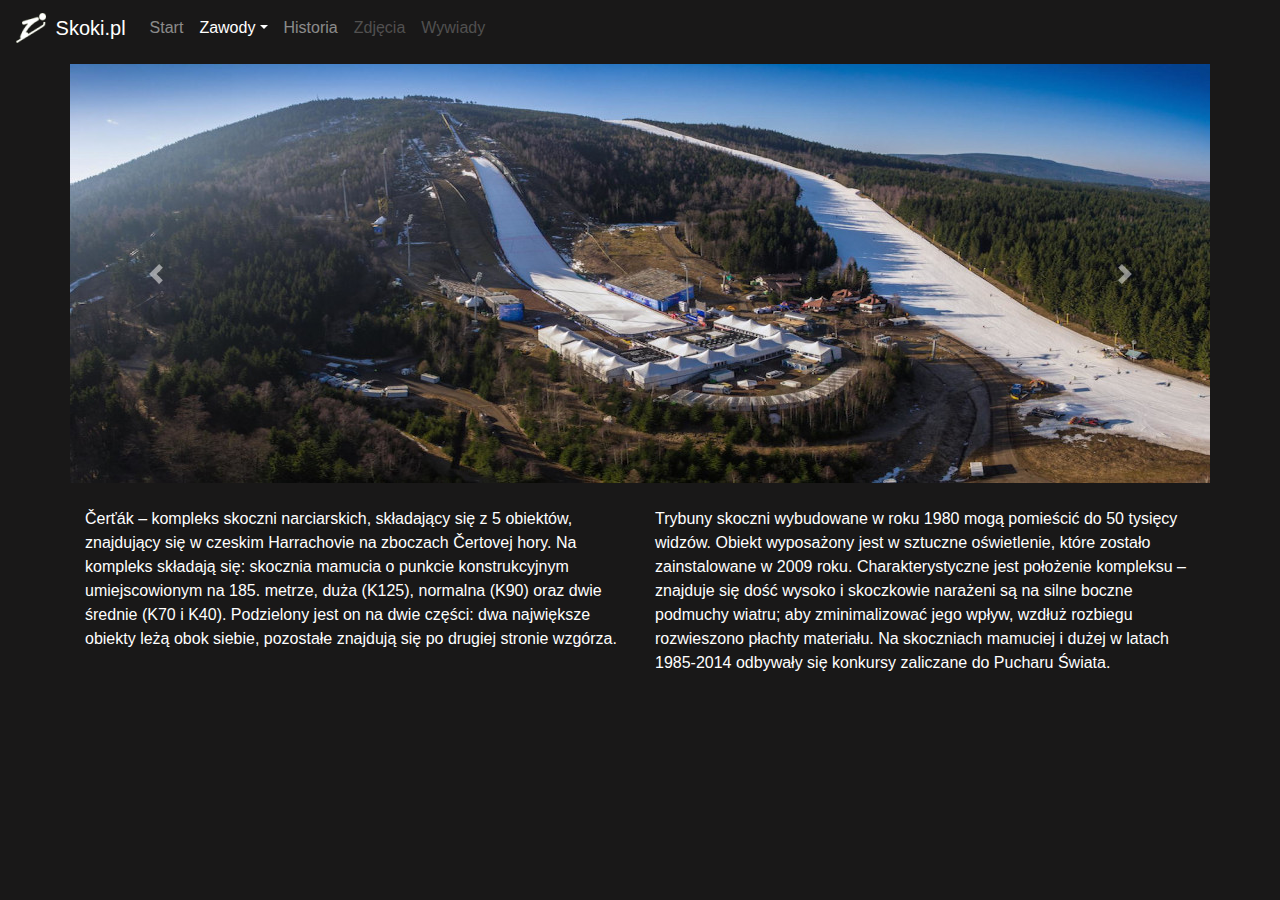
<file: skocznie_narciarskie/harrachov.html>
<!DOCTYPE html>
<html lang="pl">

<head>
    <meta charset="UTF-8">
    <meta name="viewport" content="width=device-width, initial-scale=1.0">
    <title>Skoki narciarskie</title>
    <link rel="stylesheet" href="../bootstrap.min.css">
    <link rel="stylesheet" href="../style.css">
</head>

<body>
    <header>
        <nav class="navbar navbar-dark navbar-expand-md">
            <a class="navbar-brand" href="../index.html"><img src="../img/logo.png" alt="logo" width="30px" height="30px"
                    class="d-inline-block mr-1 align-bottom">
                Skoki.pl</a>
            <button class="navbar-toggler" type="button" data-toggle='collapse' data-target='#mainmenu'><span
                    class='navbar-toggler-icon'></span></button>

            <div class="collapse navbar-collapse " id="mainmenu">
                <ul class="navbar-nav">
                    <li class="nav-item">
                        <a href="../index.html" class="nav-link">Start</a>
                    </li>
                    <li class="nav-item dropdown">
                        <a href="#" class="nav-link dropdown-toggle active" data-toggle="dropdown" role="button">Zawody</a>
                        <div class="dropdown-menu">
                            <a href="../terminarz.html" class="dropdown-item">Terminarz zawodów</a>
                            <a href="../ranking.html" class="dropdown-item">Ranking</a>
                            <div class="dropdown-divider"></div>
                            <a href="../sylwetki_zawodników.html" class="dropdown-item">Sylwetki zawodników</a>
                            <a href="../skocznie_narciarskie.html" class="dropdown-item">Skocznie narciarskie</a>
                        </div>
                    </li>
                    <li class="nav-item">
                        <a href="../historia.html" class="nav-link">Historia</a>
                    </li>
                    <li class="nav-item">
                        <a href="#" class="nav-link disabled">Zdjęcia</a>
                    </li>
                    <li class="nav-item ">
                        <a href="#" class="nav-link disabled">Wywiady</a>
                    </li>
                </ul>
            </div>


        </nav>
    </header>
   

    <section class="mt-2">
        <div class="container">
            <div class="row">
                <div class="col-xs-12 d-xs-block ">
                    <div id="carouselExampleControls" class="carousel slide" data-ride="carousel">
                        <div class="carousel-inner">
                          <div class="carousel-item active">
                            <img src="../img/harrachow_1.jpg" class="d-block  w-100 img-fluid" alt="harrachow">
                          </div>
                          <div class="carousel-item">
                            <img src="../img/harrachow_2.jpg" class="d-block w-100 img-fluid"  alt="harrachow">
                          </div>
                          <div class="carousel-item">
                            <img src="../img/harrachow_3.jpg" class="d-block w-100 img-fluid" alt="harrachow">
                          </div>
                        </div>
                        <a class="carousel-control-prev" href="#carouselExampleControls" role="button" data-slide="prev">
                          <span class="carousel-control-prev-icon" aria-hidden="true"></span>
                          <span class="sr-only">Previous</span>
                        </a>
                        <a class="carousel-control-next" href="#carouselExampleControls" role="button" data-slide="next">
                          <span class="carousel-control-next-icon" aria-hidden="true"></span>
                          <span class="sr-only">Next</span>
                        </a>
                      </div>
                </div>
            </div>
            
            <div class="row mt-4">
                <div class="col-xs-12 col-lg-6">
                    <p class="text-white">
                        Čerťák – kompleks skoczni narciarskich, składający się z 5 obiektów, znajdujący się w czeskim Harrachovie na zboczach Čertovej hory.
                        Na kompleks składają się: skocznia mamucia o punkcie konstrukcyjnym umiejscowionym na 185. metrze, duża (K125), normalna (K90) oraz dwie średnie (K70 i K40). Podzielony jest on na dwie części: dwa największe obiekty leżą obok siebie, pozostałe znajdują się po drugiej stronie wzgórza.
                    </p>
                </div>
                <div class="col-xs-12 col-lg-6">
                    <p class="text-white">
                        Trybuny skoczni wybudowane w roku 1980 mogą pomieścić do 50 tysięcy widzów. Obiekt wyposażony jest w sztuczne oświetlenie, które zostało zainstalowane w 2009 roku. Charakterystyczne jest położenie kompleksu – znajduje się dość wysoko i skoczkowie narażeni są na silne boczne podmuchy wiatru; aby zminimalizować jego wpływ, wzdłuż rozbiegu rozwieszono płachty materiału. Na skoczniach mamuciej i dużej w latach 1985-2014 odbywały się konkursy zaliczane do Pucharu Świata.
                    </p>
                </div>
            </div>
            


        </div>
    </section>



    <script src="https://code.jquery.com/jquery-3.5.1.slim.min.js"
        integrity="sha384-DfXdz2htPH0lsSSs5nCTpuj/zy4C+OGpamoFVy38MVBnE+IbbVYUew+OrCXaRkfj" crossorigin="anonymous">
    </script>
    <script src="https://cdn.jsdelivr.net/npm/popper.js@1.16.0/dist/umd/popper.min.js"
        integrity="sha384-Q6E9RHvbIyZFJoft+2mJbHaEWldlvI9IOYy5n3zV9zzTtmI3UksdQRVvoxMfooAo" crossorigin="anonymous">
    </script>
    <script src="../bootstrap.min.js"></script>
</body>

</html>
</file>
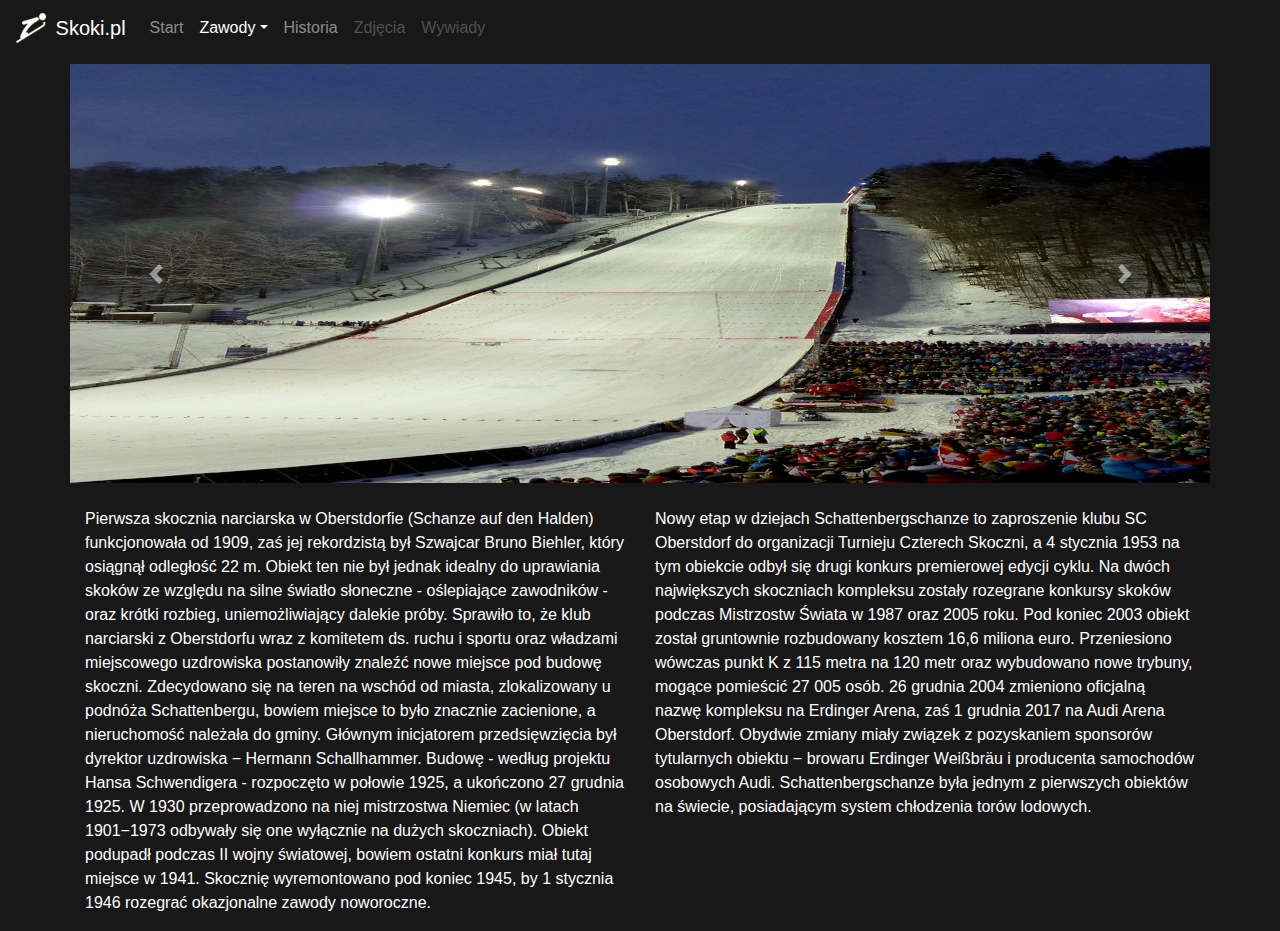
<file: skocznie_narciarskie/oberstdorf.html>
<!DOCTYPE html>
<html lang="pl">

<head>
    <meta charset="UTF-8">
    <meta name="viewport" content="width=device-width, initial-scale=1.0">
    <title>Skoki narciarskie</title>
    <link rel="stylesheet" href="../bootstrap.min.css">
    <link rel="stylesheet" href="../style.css">
</head>

<body>
    <header>
        <nav class="navbar navbar-dark navbar-expand-md">
            <a class="navbar-brand" href="../index.html"><img src="../img/logo.png" alt="logo" width="30px" height="30px"
                    class="d-inline-block mr-1 align-bottom">
                Skoki.pl</a>
            <button class="navbar-toggler" type="button" data-toggle='collapse' data-target='#mainmenu'><span
                    class='navbar-toggler-icon'></span></button>

            <div class="collapse navbar-collapse " id="mainmenu">
                <ul class="navbar-nav">
                    <li class="nav-item ">
                        <a href="../index.html" class="nav-link">Start</a>
                    </li>
                    <li class="nav-item dropdown">
                        <a href="#" class="nav-link dropdown-toggle active" data-toggle="dropdown" role="button">Zawody</a>
                        <div class="dropdown-menu">
                            <a href="../terminarz.html" class="dropdown-item">Terminarz zawodów</a>
                            <a href="../ranking.html" class="dropdown-item">Ranking</a>
                            <div class="dropdown-divider"></div>
                            <a href="../sylwetki_zawodników.html" class="dropdown-item">Sylwetki zawodników</a>
                            <a href="../skocznie_narciarskie.html" class="dropdown-item">Skocznie narciarskie</a>
                        </div>
                    </li>
                    <li class="nav-item">
                        <a href="../historia.html" class="nav-link">Historia</a>
                    </li>
                    <li class="nav-item">
                        <a href="#" class="nav-link disabled">Zdjęcia</a>
                    </li>
                    <li class="nav-item ">
                        <a href="#" class="nav-link disabled">Wywiady</a>
                    </li>
                </ul>
            </div>


        </nav>
    </header>
   

    <section class="mt-2">
        <div class="container">
            <div class="row">
                <div class="col-xs-12 d-xs-block ">
                    <div id="carouselExampleControls" class="carousel slide" data-ride="carousel">
                        <div class="carousel-inner">
                          <div class="carousel-item active">
                            <img src="../img/oberstdorf_1.jpg" class="d-block  w-100 img-fluid" alt="oberstdorf">
                          </div>
                          <div class="carousel-item">
                            <img src="../img/oberstdorf_2jpg.jpg" class="d-block w-100 img-fluid"  alt="oberstdorf">
                          </div>
                          <div class="carousel-item">
                            <img src="../img/oberstdorf_3.jpg" class="d-block w-100 img-fluid" alt="oberstdorf">
                          </div>
                        </div>
                        <a class="carousel-control-prev" href="#carouselExampleControls" role="button" data-slide="prev">
                          <span class="carousel-control-prev-icon" aria-hidden="true"></span>
                          <span class="sr-only">Previous</span>
                        </a>
                        <a class="carousel-control-next" href="#carouselExampleControls" role="button" data-slide="next">
                          <span class="carousel-control-next-icon" aria-hidden="true"></span>
                          <span class="sr-only">Next</span>
                        </a>
                      </div>
                </div>
            </div>
            
            <div class="row mt-4">
                <div class="col-xs-12 col-lg-6">
                    <p class="text-white">
                        Pierwsza skocznia narciarska w Oberstdorfie (Schanze auf den Halden) funkcjonowała od 1909, zaś jej rekordzistą był Szwajcar Bruno Biehler, który osiągnął odległość 22 m. Obiekt ten nie był jednak idealny do uprawiania skoków ze względu na silne światło słoneczne - oślepiające zawodników - oraz krótki rozbieg, uniemożliwiający dalekie próby. Sprawiło to, że klub narciarski z Oberstdorfu wraz z komitetem ds. ruchu i sportu oraz władzami miejscowego uzdrowiska postanowiły znaleźć nowe miejsce pod budowę skoczni. Zdecydowano się na teren na wschód od miasta, zlokalizowany u podnóża Schattenbergu, bowiem miejsce to było znacznie zacienione, a nieruchomość należała do gminy. Głównym inicjatorem przedsięwzięcia był dyrektor uzdrowiska − Hermann Schallhammer. Budowę - według projektu Hansa Schwendigera - rozpoczęto w połowie 1925, a ukończono 27 grudnia 1925. W 1930 przeprowadzono na niej mistrzostwa Niemiec (w latach 1901−1973 odbywały się one wyłącznie na dużych skoczniach). Obiekt podupadł podczas II wojny światowej, bowiem ostatni konkurs miał tutaj miejsce w 1941. Skocznię wyremontowano pod koniec 1945, by 1 stycznia 1946 rozegrać okazjonalne zawody noworoczne. 
                    </p>
                </div>
                <div class="col-xs-12 col-lg-6">
                    <p class="text-white">
                        Nowy etap w dziejach Schattenbergschanze to zaproszenie klubu SC Oberstdorf do organizacji Turnieju Czterech Skoczni, a 4 stycznia 1953 na tym obiekcie odbył się drugi konkurs premierowej edycji cyklu.

                        Na dwóch największych skoczniach kompleksu zostały rozegrane konkursy skoków podczas Mistrzostw Świata w 1987 oraz 2005 roku.

                        Pod koniec 2003 obiekt został gruntownie rozbudowany kosztem 16,6 miliona euro. Przeniesiono wówczas punkt K z 115 metra na 120 metr oraz wybudowano nowe trybuny, mogące pomieścić 27 005 osób. 26 grudnia 2004 zmieniono oficjalną nazwę kompleksu na Erdinger Arena, zaś 1 grudnia 2017 na Audi Arena Oberstdorf. Obydwie zmiany miały związek z pozyskaniem sponsorów tytularnych obiektu − browaru Erdinger Weißbräu i producenta samochodów osobowych Audi.

                        Schattenbergschanze była jednym z pierwszych obiektów na świecie, posiadającym system chłodzenia torów lodowych.
                    </p>
                </div>
            </div>
            


        </div>
    </section>



    <script src="https://code.jquery.com/jquery-3.5.1.slim.min.js"
        integrity="sha384-DfXdz2htPH0lsSSs5nCTpuj/zy4C+OGpamoFVy38MVBnE+IbbVYUew+OrCXaRkfj" crossorigin="anonymous">
    </script>
    <script src="https://cdn.jsdelivr.net/npm/popper.js@1.16.0/dist/umd/popper.min.js"
        integrity="sha384-Q6E9RHvbIyZFJoft+2mJbHaEWldlvI9IOYy5n3zV9zzTtmI3UksdQRVvoxMfooAo" crossorigin="anonymous">
    </script>
    <script src="../bootstrap.min.js"></script>
</body>

</html>
</file>
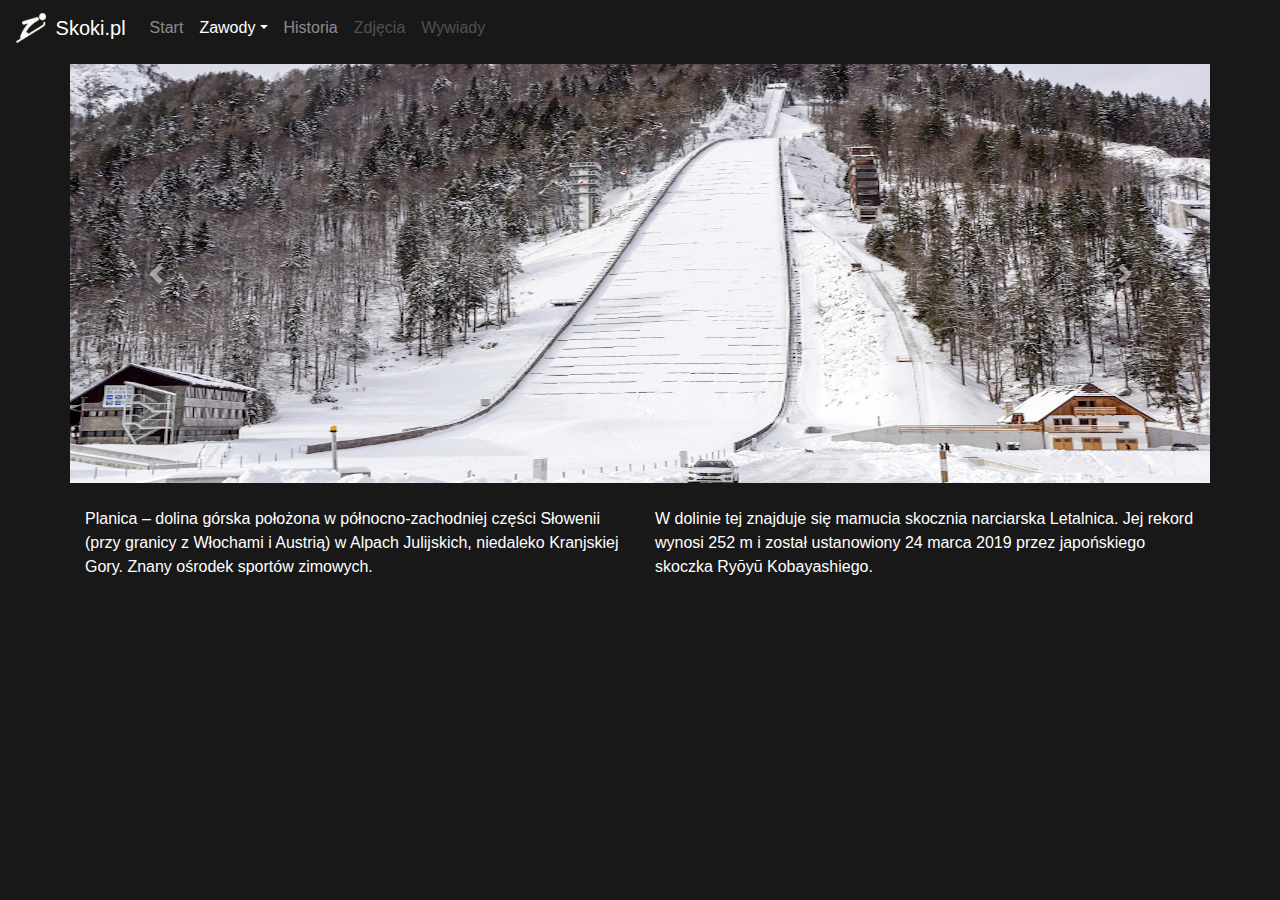
<file: skocznie_narciarskie/planica.html>
<!DOCTYPE html>
<html lang="pl">

<head>
    <meta charset="UTF-8">
    <meta name="viewport" content="width=device-width, initial-scale=1.0">
    <title>Skoki narciarskie</title>
    <link rel="stylesheet" href="../bootstrap.min.css">
    <link rel="stylesheet" href="../style.css">
</head>

<body>
    <header>
        <nav class="navbar navbar-dark navbar-expand-md">
            <a class="navbar-brand" href="../index.html"><img src="../img/logo.png" alt="logo" width="30px" height="30px"
                    class="d-inline-block mr-1 align-bottom">
                Skoki.pl</a>
            <button class="navbar-toggler" type="button" data-toggle='collapse' data-target='#mainmenu'><span
                    class='navbar-toggler-icon'></span></button>

            <div class="collapse navbar-collapse " id="mainmenu">
                <ul class="navbar-nav">
                    <li class="nav-item">
                        <a href="../index.html" class="nav-link">Start</a>
                    </li>
                    <li class="nav-item dropdown">
                        <a href="#" class="nav-link dropdown-toggle active" data-toggle="dropdown" role="button">Zawody</a>
                        <div class="dropdown-menu">
                            <a href="../terminarz.html" class="dropdown-item">Terminarz zawodów</a>
                            <a href="../ranking.html" class="dropdown-item">Ranking</a>
                            <div class="dropdown-divider"></div>
                            <a href="../sylwetki_zawodników.html" class="dropdown-item">Sylwetki zawodników</a>
                            <a href="../skocznie_narciarskie.html" class="dropdown-item">Skocznie narciarskie</a>
                        </div>
                    </li>
                    <li class="nav-item">
                        <a href="../historia.html" class="nav-link">Historia</a>
                    </li>
                    <li class="nav-item">
                        <a href="#" class="nav-link disabled">Zdjęcia</a>
                    </li>
                    <li class="nav-item ">
                        <a href="#" class="nav-link disabled">Wywiady</a>
                    </li>
                </ul>
            </div>


        </nav>
    </header>
   

    <section class="mt-2">
        <div class="container">
            <div class="row">
                <div class="col-xs-12 d-xs-block ">
                    <div id="carouselExampleControls" class="carousel slide" data-ride="carousel">
                        <div class="carousel-inner">
                          <div class="carousel-item active">
                            <img src="../img/planica_1.jpg" class="d-block  w-100 img-fluid" alt="planica">
                          </div>
                          <div class="carousel-item">
                            <img src="../img/planica_2.jpg" class="d-block w-100 img-fluid"  alt="planica">
                          </div>
                          <div class="carousel-item">
                            <img src="../img/planica_3.jpg" class="d-block w-100 img-fluid" alt="planica">
                          </div>
                        </div>
                        <a class="carousel-control-prev" href="#carouselExampleControls" role="button" data-slide="prev">
                          <span class="carousel-control-prev-icon" aria-hidden="true"></span>
                          <span class="sr-only">Previous</span>
                        </a>
                        <a class="carousel-control-next" href="#carouselExampleControls" role="button" data-slide="next">
                          <span class="carousel-control-next-icon" aria-hidden="true"></span>
                          <span class="sr-only">Next</span>
                        </a>
                      </div>
                </div>
            </div>
            
            <div class="row mt-4">
                <div class="col-xs-12 col-lg-6">
                    <p class="text-white">
                        Planica – dolina górska położona w północno-zachodniej części Słowenii (przy granicy z Włochami i Austrią) w Alpach Julijskich, niedaleko Kranjskiej Gory. Znany ośrodek sportów zimowych.
                    </p>
                </div>
                <div class="col-xs-12 col-lg-6">
                    <p class="text-white">
                        W dolinie tej znajduje się mamucia skocznia narciarska Letalnica. Jej rekord wynosi 252 m i został ustanowiony 24 marca 2019 przez japońskiego skoczka Ryōyū Kobayashiego.
                    </p>
                </div>
            </div>
            


        </div>
    </section>



    <script src="https://code.jquery.com/jquery-3.5.1.slim.min.js"
        integrity="sha384-DfXdz2htPH0lsSSs5nCTpuj/zy4C+OGpamoFVy38MVBnE+IbbVYUew+OrCXaRkfj" crossorigin="anonymous">
    </script>
    <script src="https://cdn.jsdelivr.net/npm/popper.js@1.16.0/dist/umd/popper.min.js"
        integrity="sha384-Q6E9RHvbIyZFJoft+2mJbHaEWldlvI9IOYy5n3zV9zzTtmI3UksdQRVvoxMfooAo" crossorigin="anonymous">
    </script>
    <script src="../bootstrap.min.js"></script>
</body>

</html>
</file>
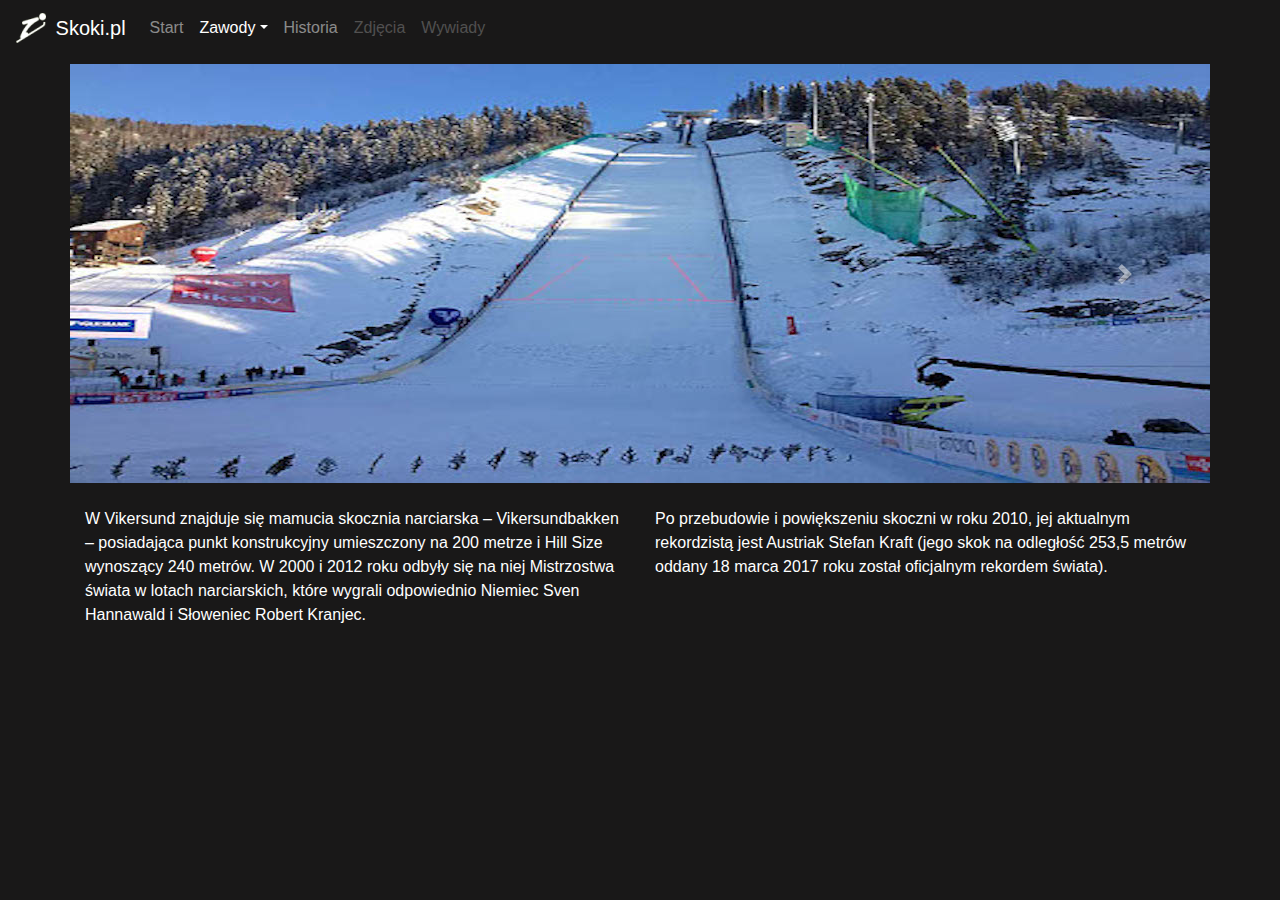
<file: skocznie_narciarskie/vikersund.html>
<!DOCTYPE html>
<html lang="pl">

<head>
    <meta charset="UTF-8">
    <meta name="viewport" content="width=device-width, initial-scale=1.0">
    <title>Skoki narciarskie</title>
    <link rel="stylesheet" href="../bootstrap.min.css">
    <link rel="stylesheet" href="../style.css">
</head>

<body>
    <header>
        <nav class="navbar navbar-dark navbar-expand-md">
            <a class="navbar-brand" href="../index.html"><img src="../img/logo.png" alt="logo" width="30px" height="30px"
                    class="d-inline-block mr-1 align-bottom">
                Skoki.pl</a>
            <button class="navbar-toggler" type="button" data-toggle='collapse' data-target='#mainmenu'><span
                    class='navbar-toggler-icon'></span></button>

            <div class="collapse navbar-collapse " id="mainmenu">
                <ul class="navbar-nav">
                    <li class="nav-item">
                        <a href="../index.html" class="nav-link">Start</a>
                    </li>
                    <li class="nav-item dropdown">
                        <a href="#" class="nav-link dropdown-toggle active" data-toggle="dropdown" role="button">Zawody</a>
                        <div class="dropdown-menu">
                            <a href="../terminarz.html" class="dropdown-item">Terminarz zawodów</a>
                            <a href="../ranking.html" class="dropdown-item">Ranking</a>
                            <div class="dropdown-divider"></div>
                            <a href="../sylwetki_zawodników.html" class="dropdown-item">Sylwetki zawodników</a>
                            <a href="../skocznie_narciarskie.html" class="dropdown-item">Skocznie narciarskie</a>
                        </div>
                    </li>
                    <li class="nav-item">
                        <a href="../historia.html" class="nav-link">Historia</a>
                    </li>
                    <li class="nav-item">
                        <a href="#" class="nav-link disabled">Zdjęcia</a>
                    </li>
                    <li class="nav-item ">
                        <a href="#" class="nav-link disabled">Wywiady</a>
                    </li>
                </ul>
            </div>


        </nav>
    </header>
   

    <section class="mt-2">
        <div class="container">
            <div class="row">
                <div class="col-xs-12 d-xs-block ">
                    <div id="carouselExampleControls" class="carousel slide" data-ride="carousel">
                        <div class="carousel-inner">
                          <div class="carousel-item active">
                            <img src="../img/viker_1.jpg" class="d-block  w-100 img-fluid" alt="vikersund">
                          </div>
                          <div class="carousel-item">
                            <img src="../img/viker_2.jpg" class="d-block w-100 img-fluid"  alt="vikersund">
                          </div>
                          <div class="carousel-item">
                            <img src="../img/viker_3.jpg" class="d-block w-100 img-fluid" alt="vikersund">
                          </div>
                        </div>
                        <a class="carousel-control-prev" href="#carouselExampleControls" role="button" data-slide="prev">
                          <span class="carousel-control-prev-icon" aria-hidden="true"></span>
                          <span class="sr-only">Previous</span>
                        </a>
                        <a class="carousel-control-next" href="#carouselExampleControls" role="button" data-slide="next">
                          <span class="carousel-control-next-icon" aria-hidden="true"></span>
                          <span class="sr-only">Next</span>
                        </a>
                      </div>
                </div>
            </div>
            
            <div class="row mt-4">
                <div class="col-xs-12 col-lg-6">
                    <p class="text-white">
                        W Vikersund znajduje się mamucia skocznia narciarska – Vikersundbakken – posiadająca punkt konstrukcyjny umieszczony na 200 metrze i Hill Size wynoszący 240 metrów. W 2000 i 2012 roku odbyły się na niej Mistrzostwa świata w lotach narciarskich, które wygrali odpowiednio Niemiec Sven Hannawald i Słoweniec Robert Kranjec.
                    </p>
                </div>
                <div class="col-xs-12 col-lg-6">
                    <p class="text-white">
                        Po przebudowie i powiększeniu skoczni w roku 2010, jej aktualnym rekordzistą jest Austriak Stefan Kraft (jego skok na odległość 253,5 metrów oddany 18 marca 2017 roku został oficjalnym rekordem świata).
                    </p>
                </div>
            </div>
            


        </div>
    </section>



    <script src="https://code.jquery.com/jquery-3.5.1.slim.min.js"
        integrity="sha384-DfXdz2htPH0lsSSs5nCTpuj/zy4C+OGpamoFVy38MVBnE+IbbVYUew+OrCXaRkfj" crossorigin="anonymous">
    </script>
    <script src="https://cdn.jsdelivr.net/npm/popper.js@1.16.0/dist/umd/popper.min.js"
        integrity="sha384-Q6E9RHvbIyZFJoft+2mJbHaEWldlvI9IOYy5n3zV9zzTtmI3UksdQRVvoxMfooAo" crossorigin="anonymous">
    </script>
    <script src="../bootstrap.min.js"></script>
</body>

</html>
</file>
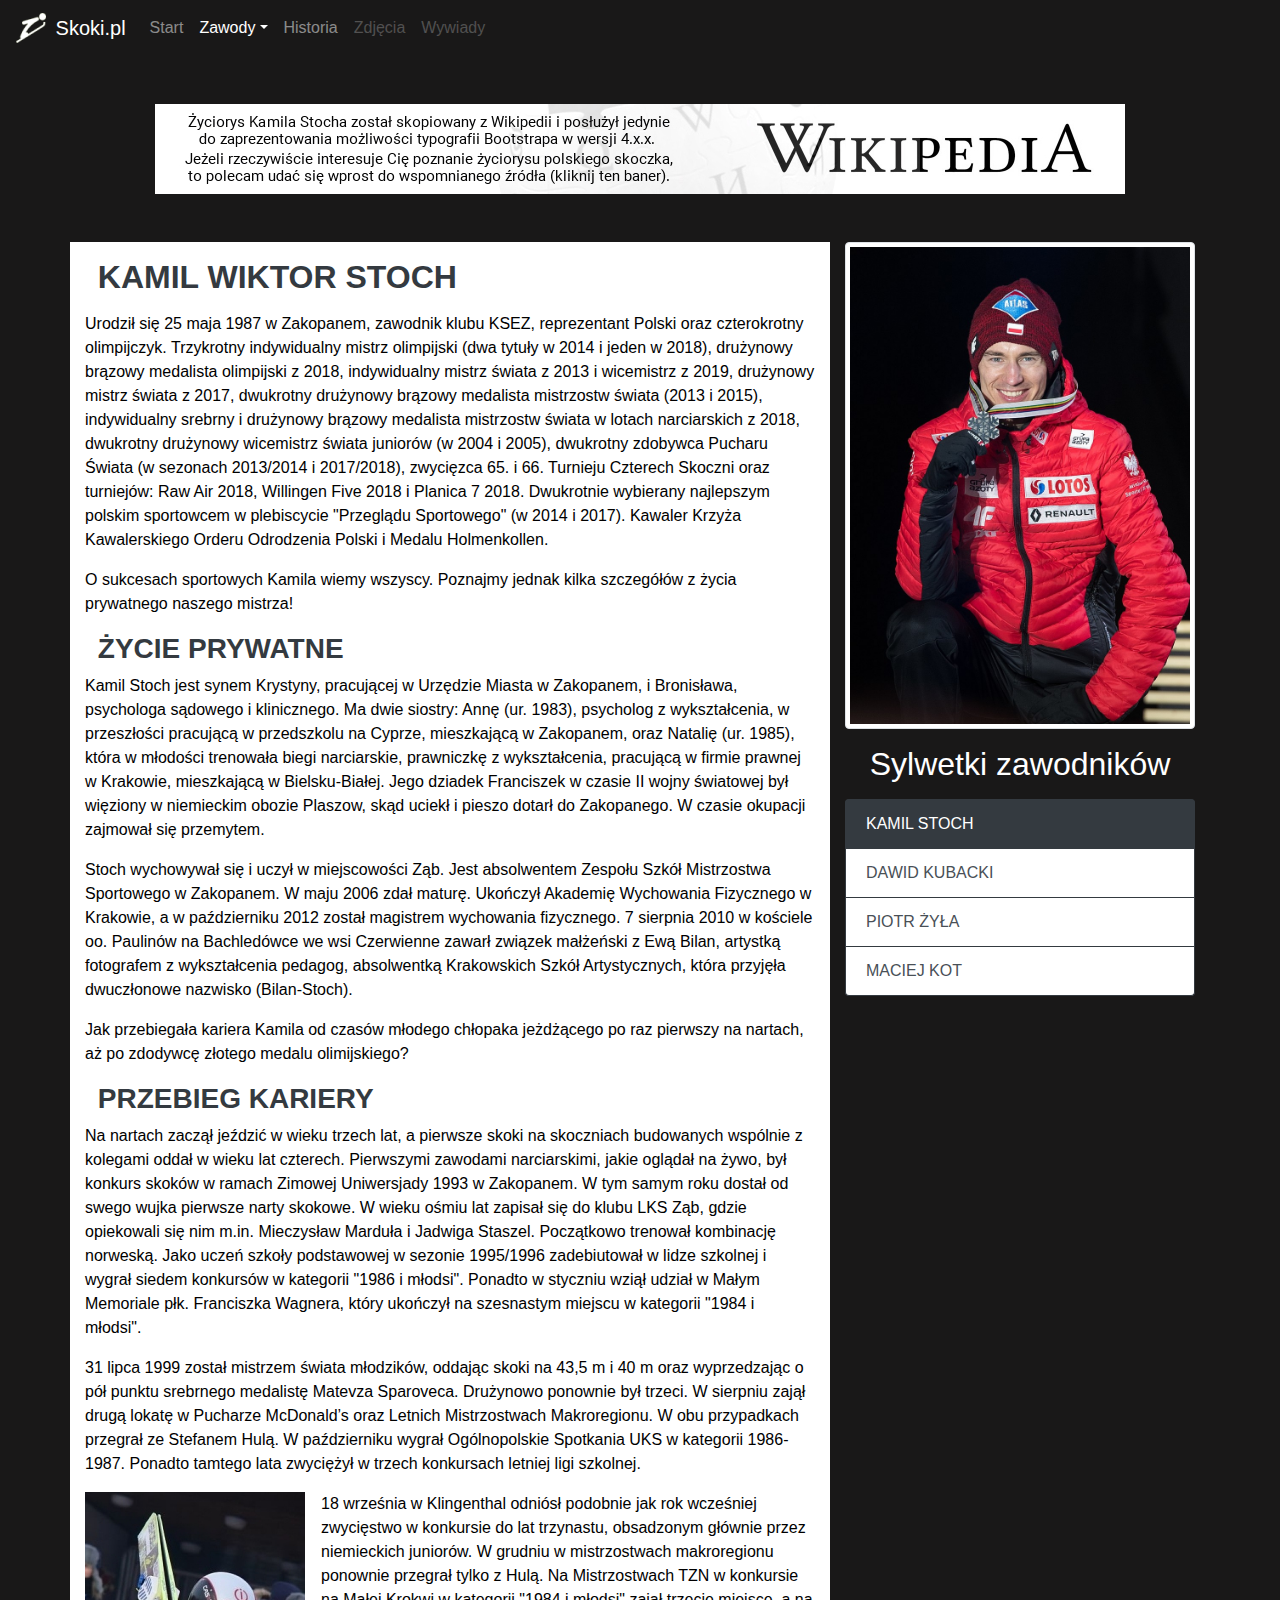
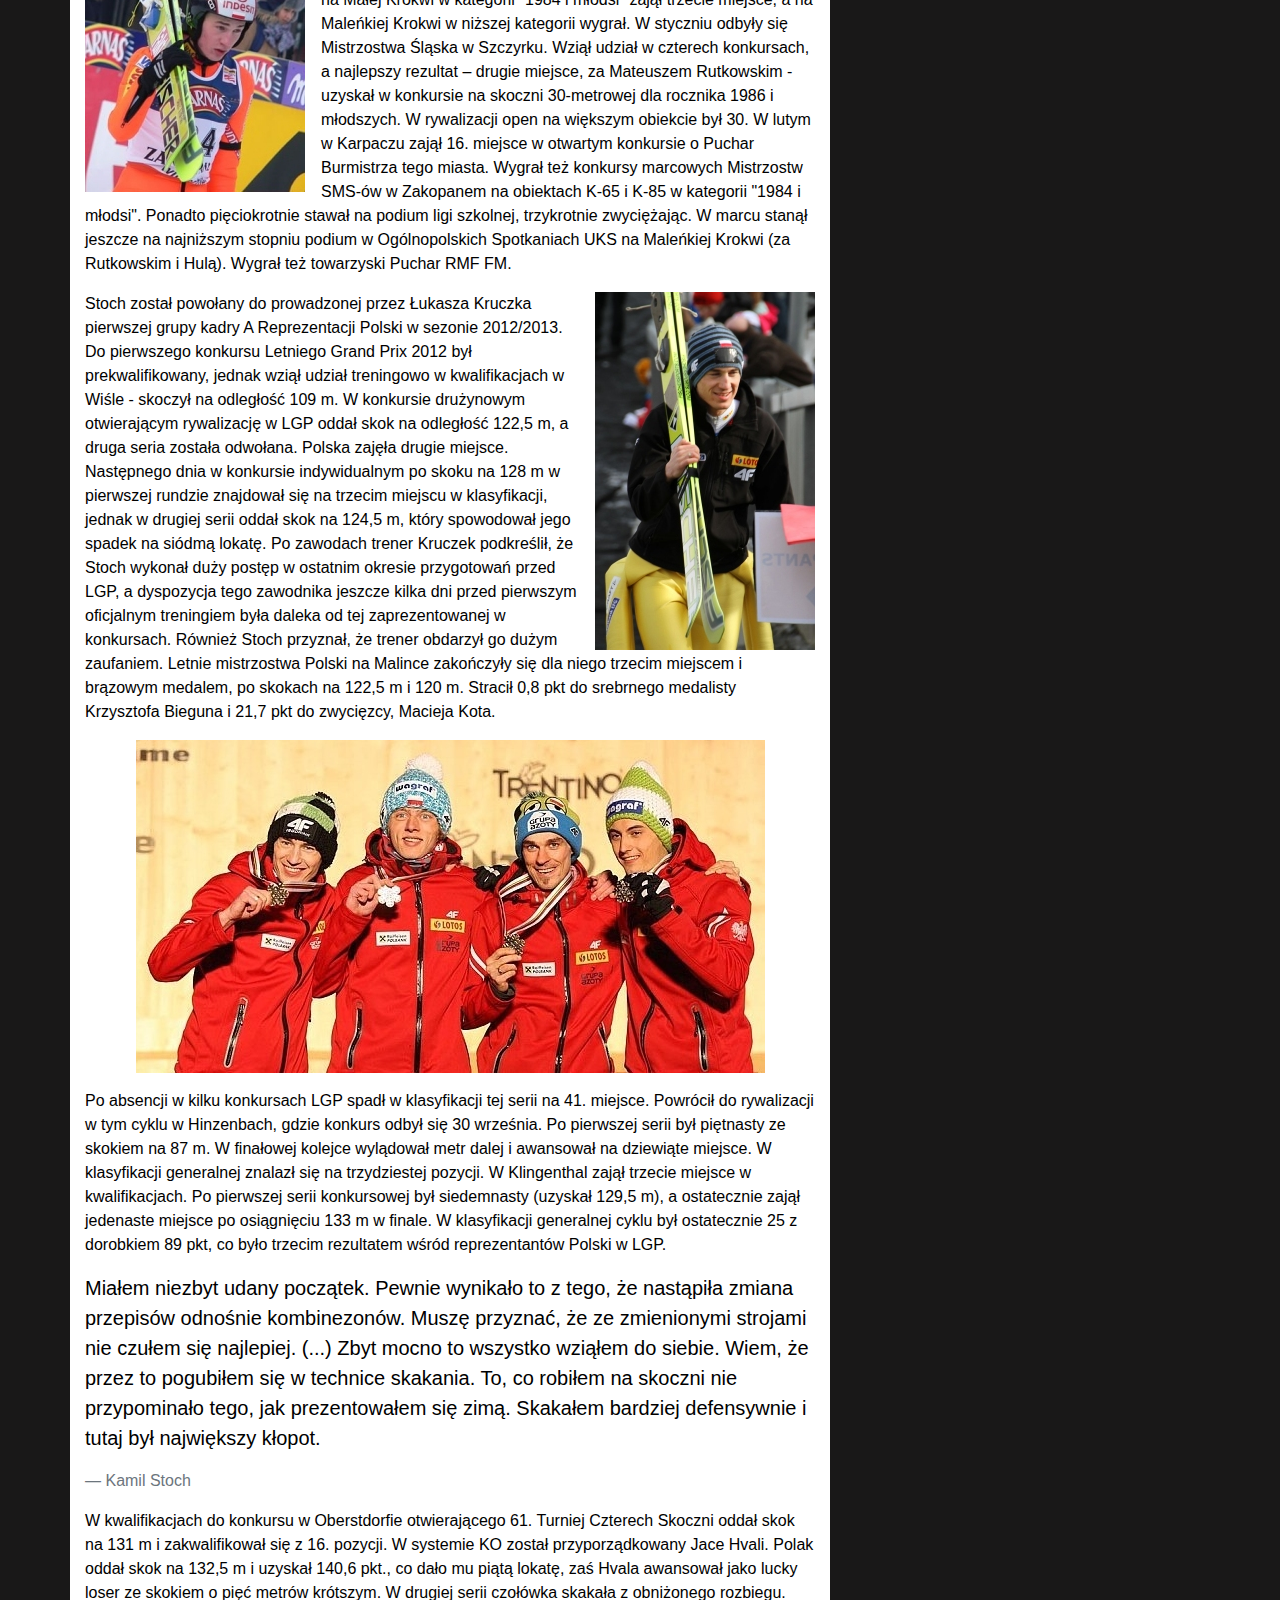
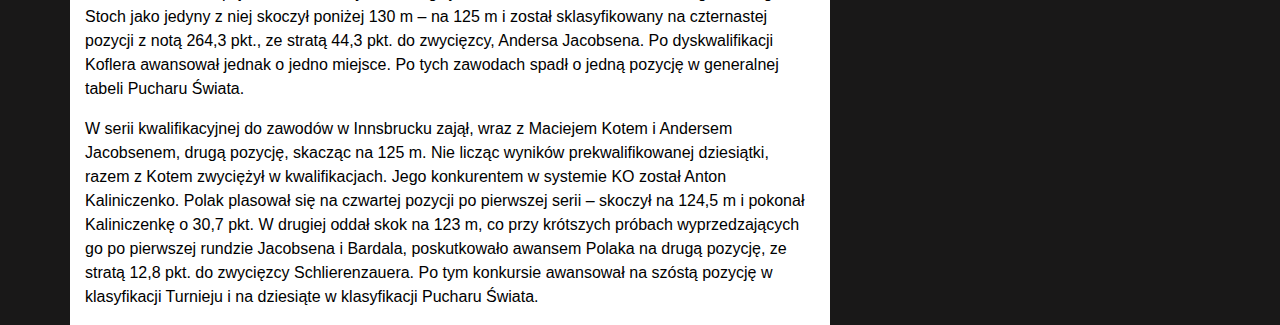
<file: sylwetki_zawodnikow/kamil_stoch.html>
<!DOCTYPE html>
<html lang="pl">

<head>
    <meta charset="UTF-8">
    <meta name="viewport" content="width=device-width, initial-scale=1.0">
    <title>Skoki narciarskie</title>
    <link rel="stylesheet" href="../bootstrap.min.css">
    <link rel="stylesheet" href="../style.css">
</head>

<body>
    <header>
        <nav class="navbar navbar-dark navbar-expand-md">
            <a class="navbar-brand" href="../index.html"><img src="../img/logo.png" alt="logo" width="30px" height="30px"
                    class="d-inline-block mr-1 align-bottom">
                Skoki.pl</a>
            <button class="navbar-toggler" type="button" data-toggle='collapse' data-target='#mainmenu'><span
                    class='navbar-toggler-icon'></span></button>

            <div class="collapse navbar-collapse " id="mainmenu">
                <ul class="navbar-nav">
                    <li class="nav-item">
                        <a href="../index.html" class="nav-link">Start</a>
                    </li>
                    <li class="nav-item dropdown">
                        <a href="#" class="nav-link dropdown-toggle active" data-toggle="dropdown" role="button">Zawody</a>
                        <div class="dropdown-menu">
                            <a href="../terminarz.html" class="dropdown-item">Terminarz zawodów</a>
                            <a href="../ranking.html" class="dropdown-item">Ranking</a>
                            <div class="dropdown-divider"></div>
                            <a href="sylwetki_zawodnikow/kamil_stoch.html" class="dropdown-item">Sylwetki zawodników</a>
                            <a href="../skocznie_narciarskie.html" class="dropdown-item">Skocznie narciarskie</a>
                        </div>
                    </li>
                    <li class="nav-item">
                        <a href="../historia.html" class="nav-link">Historia</a>
                    </li>
                    <li class="nav-item">
                        <a href="#" class="nav-link disabled">Zdjęcia</a>
                    </li>
                    <li class="nav-item ">
                        <a href="#" class="nav-link disabled">Wywiady</a>
                    </li>
                </ul>
            </div>


        </nav>
    </header>

    <section>

        <div class="container">
            <div class="row">
                <img src="../img/wikipedia.jpg" alt="wikipedia" class="img-fluid d-block mx-auto my-5">

                <div class="col-lg-8 bg-white text-dark main">
                    <h1 class=" h2 text-uppercase text-dark font-weight-bold my-3">Kamil Wiktor Stoch</h1>

                    <p>Urodził się 25 maja 1987 w Zakopanem, zawodnik klubu KSEZ, reprezentant Polski oraz czterokrotny olimpijczyk. Trzykrotny indywidualny mistrz olimpijski (dwa tytuły w 2014 i jeden w 2018), drużynowy brązowy medalista olimpijski z 2018, indywidualny mistrz świata z 2013 i wicemistrz z 2019, drużynowy mistrz świata z 2017, dwukrotny drużynowy brązowy medalista mistrzostw świata (2013 i 2015), indywidualny srebrny i drużynowy brązowy medalista mistrzostw świata w lotach narciarskich z 2018, dwukrotny drużynowy wicemistrz świata juniorów (w 2004 i 2005), dwukrotny zdobywca Pucharu Świata (w sezonach 2013/2014 i 2017/2018), zwycięzca 65. i 66. Turnieju Czterech Skoczni oraz turniejów: Raw Air 2018, Willingen Five 2018 i Planica 7 2018. Dwukrotnie wybierany najlepszym polskim sportowcem w plebiscycie "Przeglądu Sportowego" (w 2014 i 2017). Kawaler Krzyża Kawalerskiego Orderu Odrodzenia Polski i Medalu Holmenkollen.</p>

                <p>O sukcesach sportowych Kamila wiemy wszyscy. Poznajmy jednak kilka szczegółów z życia prywatnego naszego mistrza!</p>

                <h2 class="h3">Życie prywatne</h2>

                <p>Kamil Stoch jest synem Krystyny, pracującej w Urzędzie Miasta w Zakopanem, i Bronisława, psychologa sądowego i klinicznego. Ma dwie siostry: Annę (ur. 1983), psycholog z wykształcenia, w przeszłości pracującą w przedszkolu na Cyprze, mieszkającą w Zakopanem, oraz Natalię (ur. 1985), która w młodości trenowała biegi narciarskie, prawniczkę z wykształcenia, pracującą w firmie prawnej w Krakowie, mieszkającą w Bielsku-Białej. Jego dziadek Franciszek w czasie II wojny światowej był więziony w niemieckim obozie Plaszow, skąd uciekł i pieszo dotarł do Zakopanego. W czasie okupacji zajmował się przemytem.</p>

                <p>Stoch wychowywał się i uczył w miejscowości Ząb. Jest absolwentem Zespołu Szkół Mistrzostwa Sportowego w Zakopanem. W maju 2006 zdał maturę. Ukończył Akademię Wychowania Fizycznego w Krakowie, a w październiku 2012 został magistrem wychowania fizycznego. 7 sierpnia 2010 w kościele oo. Paulinów na Bachledówce we wsi Czerwienne zawarł związek małżeński z Ewą Bilan, artystką fotografem z wykształcenia pedagog, absolwentką Krakowskich Szkół Artystycznych, która przyjęła dwuczłonowe nazwisko (Bilan-Stoch).</p>

                <p>Jak przebiegała kariera Kamila od czasów młodego chłopaka jeżdżącego po raz pierwszy na nartach, aż po zdodywcę złotego medalu olimijskiego?</p>

                <h2 class="h3">Przebieg kariery</h2>

                <p>Na nartach zaczął jeździć w wieku trzech lat, a pierwsze skoki na skoczniach budowanych wspólnie z kolegami oddał w wieku lat czterech. Pierwszymi zawodami narciarskimi, jakie oglądał na żywo, był konkurs skoków w ramach Zimowej Uniwersjady 1993 w Zakopanem. W tym samym roku dostał od swego wujka pierwsze narty skokowe. W wieku ośmiu lat zapisał się do klubu LKS Ząb, gdzie opiekowali się nim m.in. Mieczysław Marduła i Jadwiga Staszel. Początkowo trenował kombinację norweską. Jako uczeń szkoły podstawowej w sezonie 1995/1996 zadebiutował w lidze szkolnej i wygrał siedem konkursów w kategorii "1986 i młodsi". Ponadto w styczniu wziął udział w Małym Memoriale płk. Franciszka Wagnera, który ukończył na szesnastym miejscu w kategorii "1984 i młodsi".</p>

                <p>31 lipca 1999 został mistrzem świata młodzików, oddając skoki na 43,5 m i 40 m oraz wyprzedzając o pół punktu srebrnego medalistę Matevza Sparoveca. Drużynowo ponownie był trzeci. W sierpniu zajął drugą lokatę w Pucharze McDonald’s oraz Letnich Mistrzostwach Makroregionu. W obu przypadkach przegrał ze Stefanem Hulą. W październiku wygrał Ogólnopolskie Spotkania UKS w kategorii 1986-1987. Ponadto tamtego lata zwyciężył w trzech konkursach letniej ligi szkolnej.</p>

                    <img src="../img/zakopane2006.jpg" alt="Zakopane" class="img-fluid float-left mr-3">

                <p>18 września w Klingenthal odniósł podobnie jak rok wcześniej zwycięstwo w konkursie do lat trzynastu, obsadzonym głównie przez niemieckich juniorów. W grudniu w mistrzostwach makroregionu ponownie przegrał tylko z Hulą. Na Mistrzostwach TZN w konkursie na Małej Krokwi w kategorii "1984 i młodsi" zajął trzecie miejsce, a na Maleńkiej Krokwi w niższej kategorii wygrał. W styczniu odbyły się Mistrzostwa Śląska w Szczyrku. Wziął udział w czterech konkursach, a najlepszy rezultat – drugie miejsce, za Mateuszem Rutkowskim - uzyskał w konkursie na skoczni 30-metrowej dla rocznika 1986 i młodszych. W rywalizacji open na większym obiekcie był 30. W lutym w Karpaczu zajął 16. miejsce w otwartym konkursie o Puchar Burmistrza tego miasta. Wygrał też konkursy marcowych Mistrzostw SMS-ów w Zakopanem na obiektach K-65 i K-85 w kategorii "1984 i młodsi". Ponadto pięciokrotnie stawał na podium ligi szkolnej, trzykrotnie zwyciężając. W marcu stanął jeszcze na najniższym stopniu podium w Ogólnopolskich Spotkaniach UKS na Maleńkiej Krokwi (za Rutkowskim i Hulą). Wygrał też towarzyski Puchar RMF FM.</p>

                    <img src="../img/oslo2012.jpg" alt="Oslo 2012" class="img-fluid float-right ml-3">

                <p>Stoch został powołany do prowadzonej przez Łukasza Kruczka pierwszej grupy kadry A Reprezentacji Polski w sezonie 2012/2013. Do pierwszego konkursu Letniego Grand Prix 2012 był prekwalifikowany, jednak wziął udział treningowo w kwalifikacjach w Wiśle - skoczył na odległość 109 m. W konkursie drużynowym otwierającym rywalizację w LGP oddał skok na odległość 122,5 m, a druga seria została odwołana. Polska zajęła drugie miejsce. Następnego dnia w konkursie indywidualnym po skoku na 128 m w pierwszej rundzie znajdował się na trzecim miejscu w klasyfikacji, jednak w drugiej serii oddał skok na 124,5 m, który spowodował jego spadek na siódmą lokatę. Po zawodach trener Kruczek podkreślił, że Stoch wykonał duży postęp w ostatnim okresie przygotowań przed LGP, a dyspozycja tego zawodnika jeszcze kilka dni przed pierwszym oficjalnym treningiem była daleka od tej zaprezentowanej w konkursach. Również Stoch przyznał, że trener obdarzył go dużym zaufaniem. Letnie mistrzostwa Polski na Malince zakończyły się dla niego trzecim miejscem i brązowym medalem, po skokach na 122,5 m i 120 m. Stracił 0,8 pkt do srebrnego medalisty Krzysztofa Bieguna i 21,7 pkt do zwycięzcy, Macieja Kota.</p>

                    <img src="../img/druzyna2013.jpg" alt="Drużyna" class="img-fluid mx-auto d-block my-3">

                <p>Po absencji w kilku konkursach LGP spadł w klasyfikacji tej serii na 41. miejsce. Powrócił do rywalizacji w tym cyklu w Hinzenbach, gdzie konkurs odbył się 30 września. Po pierwszej serii był piętnasty ze skokiem na 87 m. W finałowej kolejce wylądował metr dalej i awansował na dziewiąte miejsce. W klasyfikacji generalnej znalazł się na trzydziestej pozycji. W Klingenthal zajął trzecie miejsce w kwalifikacjach. Po pierwszej serii konkursowej był siedemnasty (uzyskał 129,5 m), a ostatecznie zajął jedenaste miejsce po osiągnięciu 133 m w finale. W klasyfikacji generalnej cyklu był ostatecznie 25 z dorobkiem 89 pkt, co było trzecim rezultatem wśród reprezentantów Polski w LGP.</p>

                    <blockquote class="blockquote">
                        <p>Miałem niezbyt udany początek. Pewnie wynikało to z tego, że nastąpiła zmiana przepisów odnośnie kombinezonów. Muszę przyznać, że ze zmienionymi strojami nie czułem się najlepiej. (...) Zbyt mocno to wszystko wziąłem do siebie. Wiem, że przez to pogubiłem się w technice skakania. To, co robiłem na skoczni nie przypominało tego, jak prezentowałem się zimą. Skakałem bardziej defensywnie i tutaj był największy kłopot.</p>
                        <footer class="blockquote-footer">Kamil Stoch</footer>
                    </blockquote>

                <p>W kwalifikacjach do konkursu w Oberstdorfie otwierającego 61. Turniej Czterech Skoczni oddał skok na 131 m i zakwalifikował się z 16. pozycji. W systemie KO został przyporządkowany Jace Hvali. Polak oddał skok na 132,5 m i uzyskał 140,6 pkt., co dało mu piątą lokatę, zaś Hvala awansował jako lucky loser ze skokiem o pięć metrów krótszym. W drugiej serii czołówka skakała z obniżonego rozbiegu. Stoch jako jedyny z niej skoczył poniżej 130 m – na 125 m i został sklasyfikowany na czternastej pozycji z notą 264,3 pkt., ze stratą 44,3 pkt. do zwycięzcy, Andersa Jacobsena. Po dyskwalifikacji Koflera awansował jednak o jedno miejsce. Po tych zawodach spadł o jedną pozycję w generalnej tabeli Pucharu Świata.</p>

                <p>W serii kwalifikacyjnej do zawodów w Innsbrucku zajął, wraz z Maciejem Kotem i Andersem Jacobsenem, drugą pozycję, skacząc na 125 m. Nie licząc wyników prekwalifikowanej dziesiątki, razem z Kotem zwyciężył w kwalifikacjach. Jego konkurentem w systemie KO został Anton Kaliniczenko. Polak plasował się na czwartej pozycji po pierwszej serii – skoczył na 124,5 m i pokonał Kaliniczenkę o 30,7 pkt. W drugiej oddał skok na 123 m, co przy krótszych próbach wyprzedzających go po pierwszej rundzie Jacobsena i Bardala, poskutkowało awansem Polaka na drugą pozycję, ze stratą 12,8 pkt. do zwycięzcy Schlierenzauera. Po tym konkursie awansował na szóstą pozycję w klasyfikacji Turnieju i na dziesiąte w klasyfikacji Pucharu Świata.</p>
                </div>
                <div class="col-lg-4">
                    <img src="../img/kamil_stoch.jpg" alt="Kamil Stoch" class="img-fluid img-thumbnail mini d-none d-md-block ">

                    <h3 class="h2 text-white my-3 text-center">Sylwetki zawodników</h3>
                    <div class="list-group text-uppercase bg-dark showList" >
                        <a href="kamil_stoch.html" class="list-group-item list-group-item-action active bg-dark border-dark">
                          Kamil Stoch
                        </a>
                        <a href="dawid_kubacki.html" class="list-group-item list-group-item-action border-dark">Dawid Kubacki</a>
                        <a href="piotr_zyla.html" class="list-group-item list-group-item-action border-dark">Piotr Żyła</a>
                        <a href="maciej_kot.html" class="list-group-item list-group-item-action border-dark">Maciej Kot</a>
                      </div>

                </div>


            </div>
    
        </div>
       

    </section>






    <script src="https://code.jquery.com/jquery-3.5.1.slim.min.js"
        integrity="sha384-DfXdz2htPH0lsSSs5nCTpuj/zy4C+OGpamoFVy38MVBnE+IbbVYUew+OrCXaRkfj" crossorigin="anonymous">
    </script>
    <script src="https://cdn.jsdelivr.net/npm/popper.js@1.16.0/dist/umd/popper.min.js"
        integrity="sha384-Q6E9RHvbIyZFJoft+2mJbHaEWldlvI9IOYy5n3zV9zzTtmI3UksdQRVvoxMfooAo" crossorigin="anonymous">
    </script>
    <script src="../bootstrap.min.js"></script>
</body>

</html>
</file>
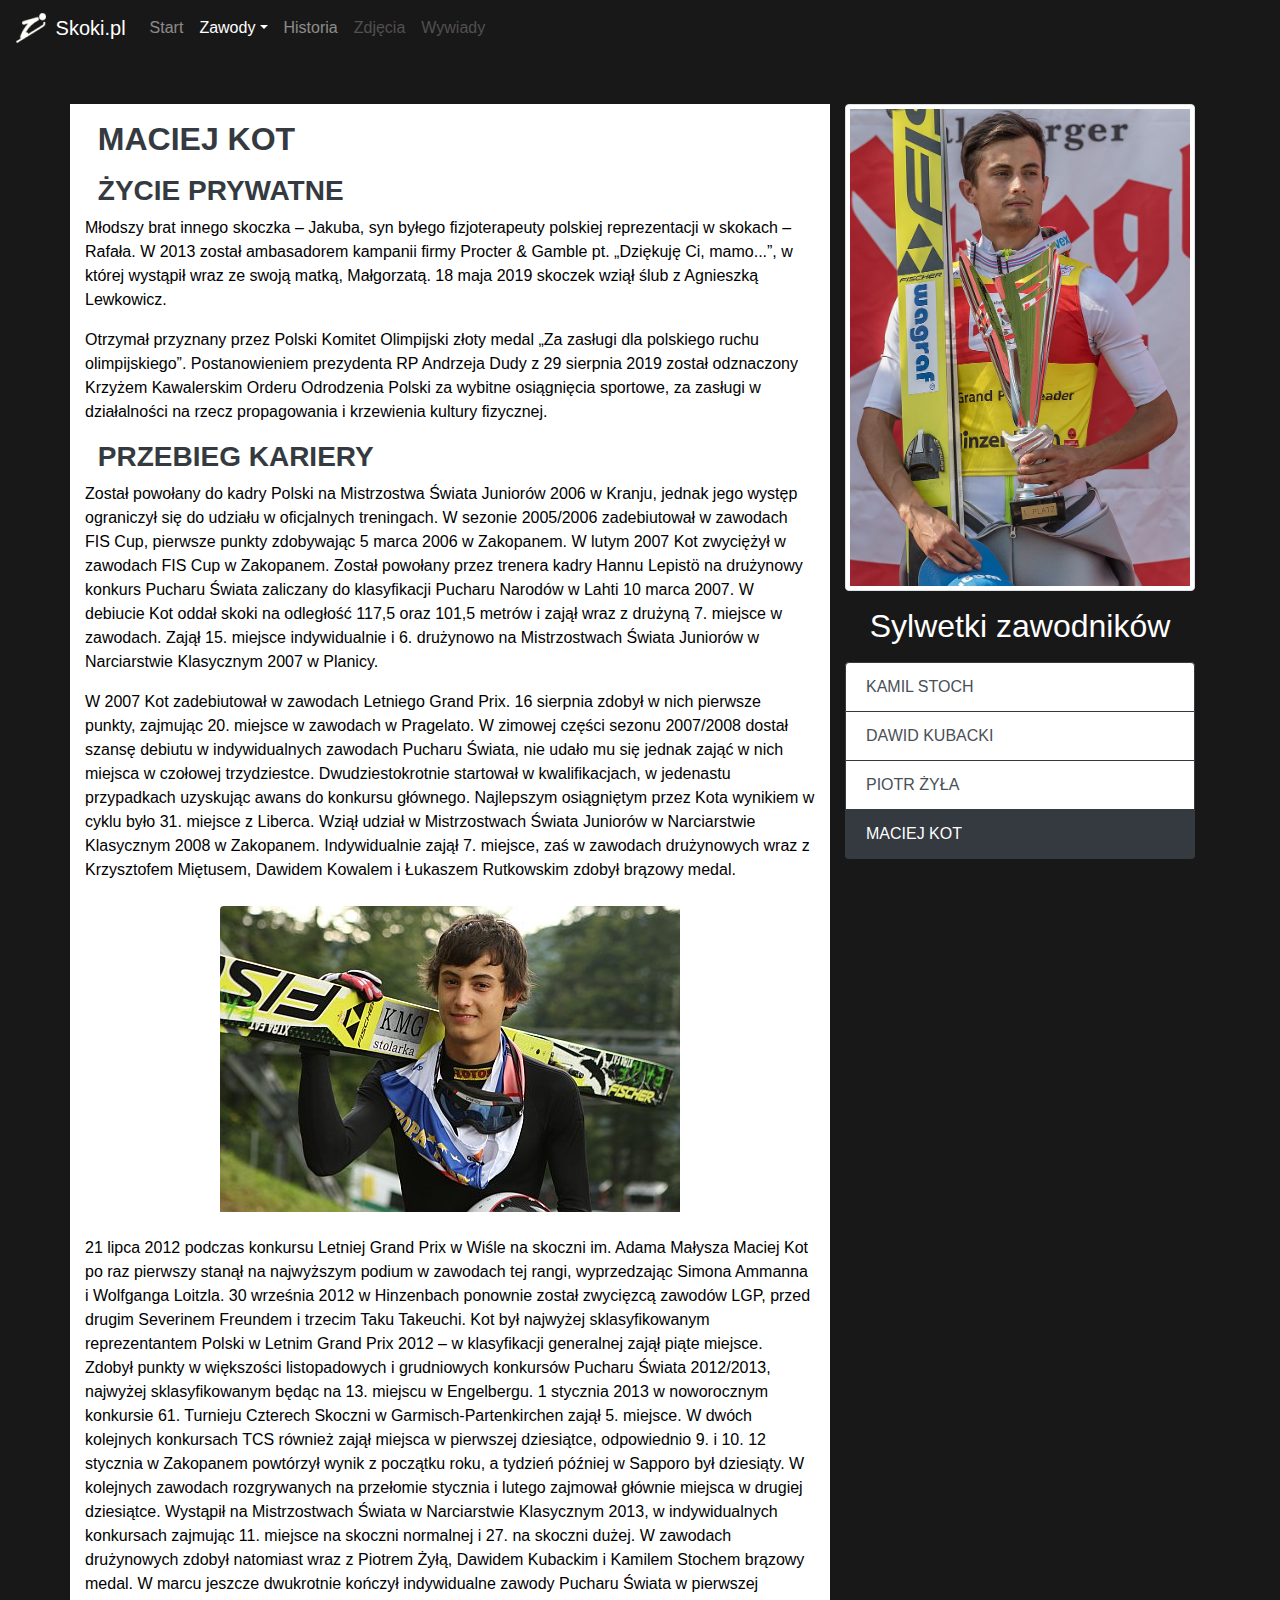
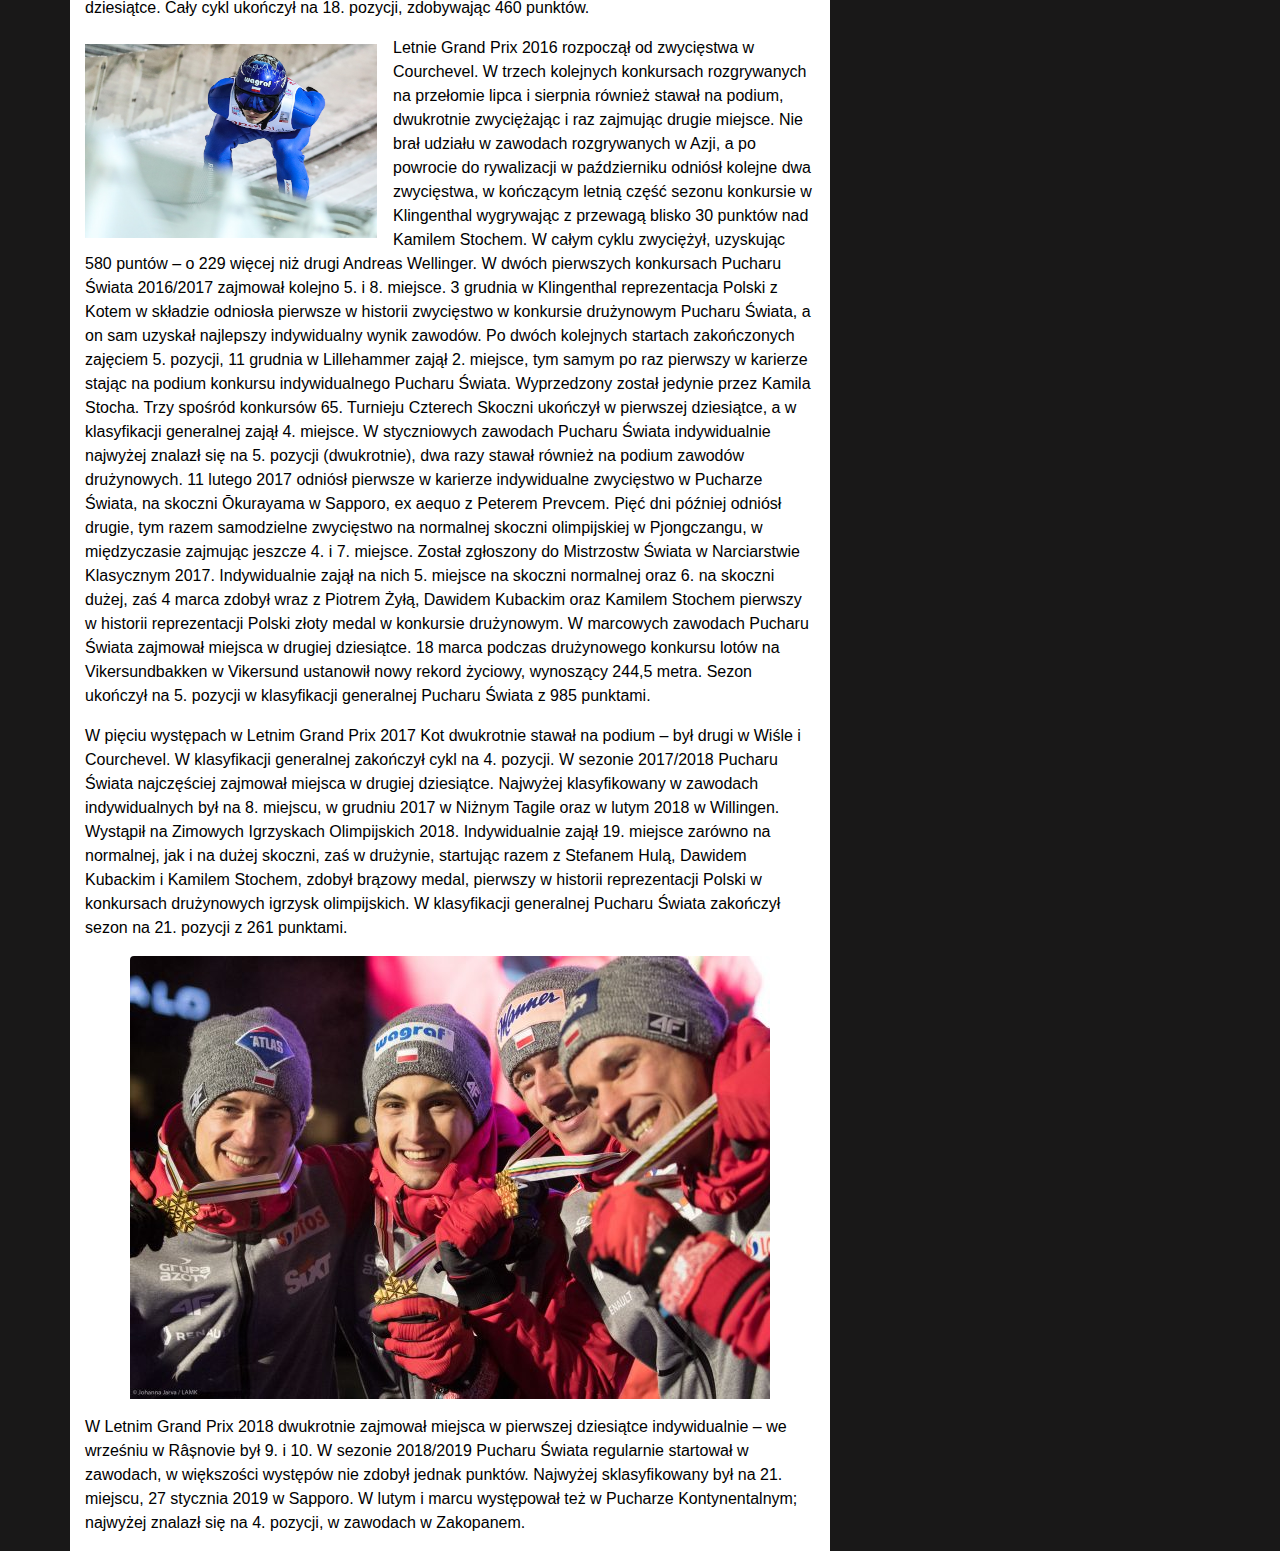
<file: sylwetki_zawodnikow/maciej_kot.html>
<!DOCTYPE html>
<html lang="pl">

<head>
    <meta charset="UTF-8">
    <meta name="viewport" content="width=device-width, initial-scale=1.0">
    <title>Skoki narciarskie</title>
    <link rel="stylesheet" href="../bootstrap.min.css">
    <link rel="stylesheet" href="../style.css">
</head>

<body>
    <header>
        <nav class="navbar navbar-dark navbar-expand-md">
            <a class="navbar-brand" href="../index.html"><img src="../img/logo.png" alt="logo" width="30px" height="30px"
                    class="d-inline-block mr-1 align-bottom">
                Skoki.pl</a>
            <button class="navbar-toggler" type="button" data-toggle='collapse' data-target='#mainmenu'><span
                    class='navbar-toggler-icon'></span></button>

            <div class="collapse navbar-collapse " id="mainmenu">
                <ul class="navbar-nav">
                    <li class="nav-item">
                        <a href="../index.html" class="nav-link">Start</a>
                    </li>
                    <li class="nav-item dropdown">
                        <a href="#" class="nav-link dropdown-toggle active" data-toggle="dropdown" role="button">Zawody</a>
                        <div class="dropdown-menu">
                            <a href="../terminarz.html" class="dropdown-item">Terminarz zawodów</a>
                            <a href="../ranking.html" class="dropdown-item">Ranking</a>
                            <div class="dropdown-divider"></div>
                            <a href="sylwetki_zawodnikow/kamil_stoch.html" class="dropdown-item">Sylwetki zawodników</a>
                            <a href="../skocznie_narciarskie.html" class="dropdown-item">Skocznie narciarskie</a>
                        </div>
                    </li>
                    <li class="nav-item">
                        <a href="../historia.html" class="nav-link">Historia</a>
                    </li>
                    <li class="nav-item">
                        <a href="#" class="nav-link disabled">Zdjęcia</a>
                    </li>
                    <li class="nav-item ">
                        <a href="#" class="nav-link disabled">Wywiady</a>
                    </li>
                </ul>
            </div>


        </nav>
    </header>

    <section>

        <div class="container">
            <div class="row">
               

                <div class="col-lg-8 bg-white text-dark main mt-5">
                    <h1 class=" h2 text-uppercase text-dark font-weight-bold my-3">Maciej Kot</h1>

                    
                <h2 class="h3">Życie prywatne</h2>

                <p>
                    Młodszy brat innego skoczka – Jakuba, syn byłego fizjoterapeuty polskiej reprezentacji w skokach – Rafała.
                    W 2013 został ambasadorem kampanii firmy Procter & Gamble pt. „Dziękuję Ci, mamo...”, w której wystąpił wraz ze swoją matką, Małgorzatą.
                    18 maja 2019 skoczek wziął ślub z Agnieszką Lewkowicz.
                </p>
                <p>
                    Otrzymał przyznany przez Polski Komitet Olimpijski złoty medal „Za zasługi dla polskiego ruchu olimpijskiego”.
                    Postanowieniem prezydenta RP Andrzeja Dudy z 29 sierpnia 2019 został odznaczony Krzyżem Kawalerskim Orderu Odrodzenia Polski za wybitne osiągnięcia sportowe, za zasługi w działalności na rzecz propagowania i krzewienia kultury fizycznej.
                </p>

                <h2 class="h3">Przebieg kariery</h2>

                <p>
                    Został powołany do kadry Polski na Mistrzostwa Świata Juniorów 2006 w Kranju, jednak jego występ ograniczył się do udziału w oficjalnych treningach. W sezonie 2005/2006 zadebiutował w zawodach FIS Cup, pierwsze punkty zdobywając 5 marca 2006 w Zakopanem.

                    W lutym 2007 Kot zwyciężył w zawodach FIS Cup w Zakopanem. Został powołany przez trenera kadry Hannu Lepistö na drużynowy konkurs Pucharu Świata zaliczany do klasyfikacji Pucharu Narodów w Lahti 10 marca 2007. W debiucie Kot oddał skoki na odległość 117,5 oraz 101,5 metrów i zajął wraz z drużyną 7. miejsce w zawodach. Zajął 15. miejsce indywidualnie i 6. drużynowo na Mistrzostwach Świata Juniorów w Narciarstwie Klasycznym 2007 w Planicy.
                </p>

                <p>
                    W 2007 Kot zadebiutował w zawodach Letniego Grand Prix. 16 sierpnia zdobył w nich pierwsze punkty, zajmując 20. miejsce w zawodach w Pragelato. W zimowej części sezonu 2007/2008 dostał szansę debiutu w indywidualnych zawodach Pucharu Świata, nie udało mu się jednak zająć w nich miejsca w czołowej trzydziestce. Dwudziestokrotnie startował w kwalifikacjach, w jedenastu przypadkach uzyskując awans do konkursu głównego. Najlepszym osiągniętym przez Kota wynikiem w cyklu było 31. miejsce z Liberca. Wziął udział w Mistrzostwach Świata Juniorów w Narciarstwie Klasycznym 2008 w Zakopanem. Indywidualnie zajął 7. miejsce, zaś w zawodach drużynowych wraz z Krzysztofem Miętusem, Dawidem Kowalem i Łukaszem Rutkowskim zdobył brązowy medal.
                </p>
                <img src="../img/poczatek_1_maciej_kot.jpg" alt="Maciej Kot" class="img-fluid rounded-top d-block mx-auto my-4"> 
                <p>
                    21 lipca 2012 podczas konkursu Letniej Grand Prix w Wiśle na skoczni im. Adama Małysza Maciej Kot po raz pierwszy stanął na najwyższym podium w zawodach tej rangi, wyprzedzając Simona Ammanna i Wolfganga Loitzla. 30 września 2012 w Hinzenbach ponownie został zwycięzcą zawodów LGP, przed drugim Severinem Freundem i trzecim Taku Takeuchi. Kot był najwyżej sklasyfikowanym reprezentantem Polski w Letnim Grand Prix 2012 – w klasyfikacji generalnej zajął piąte miejsce.

                    Zdobył punkty w większości listopadowych i grudniowych konkursów Pucharu Świata 2012/2013, najwyżej sklasyfikowanym będąc na 13. miejscu w Engelbergu. 1 stycznia 2013 w noworocznym konkursie 61. Turnieju Czterech Skoczni w Garmisch-Partenkirchen zajął 5. miejsce. W dwóch kolejnych konkursach TCS również zajął miejsca w pierwszej dziesiątce, odpowiednio 9. i 10. 12 stycznia w Zakopanem powtórzył wynik z początku roku, a tydzień później w Sapporo był dziesiąty. W kolejnych zawodach rozgrywanych na przełomie stycznia i lutego zajmował głównie miejsca w drugiej dziesiątce.

                    Wystąpił na Mistrzostwach Świata w Narciarstwie Klasycznym 2013, w indywidualnych konkursach zajmując 11. miejsce na skoczni normalnej i 27. na skoczni dużej. W zawodach drużynowych zdobył natomiast wraz z Piotrem Żyłą, Dawidem Kubackim i Kamilem Stochem brązowy medal. W marcu jeszcze dwukrotnie kończył indywidualne zawody Pucharu Świata w pierwszej dziesiątce. Cały cykl ukończył na 18. pozycji, zdobywając 460 punktów.
                </p>
                <img src="../img/kot_rozbieg.jpg" alt="Maciej Kot" class="img-fluid float-left my-2 mr-3" style="width: 40%;">
                <p>
                    Letnie Grand Prix 2016 rozpoczął od zwycięstwa w Courchevel. W trzech kolejnych konkursach rozgrywanych na przełomie lipca i sierpnia również stawał na podium, dwukrotnie zwyciężając i raz zajmując drugie miejsce. Nie brał udziału w zawodach rozgrywanych w Azji, a po powrocie do rywalizacji w październiku odniósł kolejne dwa zwycięstwa, w kończącym letnią część sezonu konkursie w Klingenthal wygrywając z przewagą blisko 30 punktów nad Kamilem Stochem. W całym cyklu zwyciężył, uzyskując 580 puntów – o 229 więcej niż drugi Andreas Wellinger.

                    W dwóch pierwszych konkursach Pucharu Świata 2016/2017 zajmował kolejno 5. i 8. miejsce. 3 grudnia w Klingenthal reprezentacja Polski z Kotem w składzie odniosła pierwsze w historii zwycięstwo w konkursie drużynowym Pucharu Świata, a on sam uzyskał najlepszy indywidualny wynik zawodów. Po dwóch kolejnych startach zakończonych zajęciem 5. pozycji, 11 grudnia w Lillehammer zajął 2. miejsce, tym samym po raz pierwszy w karierze stając na podium konkursu indywidualnego Pucharu Świata. Wyprzedzony został jedynie przez Kamila Stocha. Trzy spośród konkursów 65. Turnieju Czterech Skoczni ukończył w pierwszej dziesiątce, a w klasyfikacji generalnej zajął 4. miejsce.
                  
                    W styczniowych zawodach Pucharu Świata indywidualnie najwyżej znalazł się na 5. pozycji (dwukrotnie), dwa razy stawał również na podium zawodów drużynowych. 11 lutego 2017 odniósł pierwsze w karierze indywidualne zwycięstwo w Pucharze Świata, na skoczni Ōkurayama w Sapporo, ex aequo z Peterem Prevcem. Pięć dni później odniósł drugie, tym razem samodzielne zwycięstwo na normalnej skoczni olimpijskiej w Pjongczangu, w międzyczasie zajmując jeszcze 4. i 7. miejsce. Został zgłoszony do Mistrzostw Świata w Narciarstwie Klasycznym 2017. Indywidualnie zajął na nich 5. miejsce na skoczni normalnej oraz 6. na skoczni dużej, zaś 4 marca zdobył wraz z Piotrem Żyłą, Dawidem Kubackim oraz Kamilem Stochem pierwszy w historii reprezentacji Polski złoty medal w konkursie drużynowym. W marcowych zawodach Pucharu Świata zajmował miejsca w drugiej dziesiątce. 18 marca podczas drużynowego konkursu lotów na Vikersundbakken w Vikersund ustanowił nowy rekord życiowy, wynoszący 244,5 metra. Sezon ukończył na 5. pozycji w klasyfikacji generalnej Pucharu Świata z 985 punktami.
                </p>
                <p>
                    W pięciu występach w Letnim Grand Prix 2017 Kot dwukrotnie stawał na podium – był drugi w Wiśle i Courchevel. W klasyfikacji generalnej zakończył cykl na 4. pozycji.

                    W sezonie 2017/2018 Pucharu Świata najczęściej zajmował miejsca w drugiej dziesiątce. Najwyżej klasyfikowany w zawodach indywidualnych był na 8. miejscu, w grudniu 2017 w Niżnym Tagile oraz w lutym 2018 w Willingen. Wystąpił na Zimowych Igrzyskach Olimpijskich 2018. Indywidualnie zajął 19. miejsce zarówno na normalnej, jak i na dużej skoczni, zaś w drużynie, startując razem z Stefanem Hulą, Dawidem Kubackim i Kamilem Stochem, zdobył brązowy medal, pierwszy w historii reprezentacji Polski w konkursach drużynowych igrzysk olimpijskich. W klasyfikacji generalnej Pucharu Świata zakończył sezon na 21. pozycji z 261 punktami.
                </p>
                <img src="../img/maciej_kot_druzyna.jpg" alt="Maciej Kot" class="img-fluid rounded-top d-block mx-auto my-3">
                <p>
                    W Letnim Grand Prix 2018 dwukrotnie zajmował miejsca w pierwszej dziesiątce indywidualnie – we wrześniu w Râșnovie był 9. i 10. W sezonie 2018/2019 Pucharu Świata regularnie startował w zawodach, w większości występów nie zdobył jednak punktów. Najwyżej sklasyfikowany był na 21. miejscu, 27 stycznia 2019 w Sapporo. W lutym i marcu występował też w Pucharze Kontynentalnym; najwyżej znalazł się na 4. pozycji, w zawodach w Zakopanem.
                </p>
                </div>
                <div class="col-lg-4 mt-5">
                    <img src="../img/maciej_kot_top.jpg" alt="Kamil Stoch" class="img-fluid img-thumbnail mini d-none d-md-block">

                    <h3 class="h2 text-white my-3 text-center">Sylwetki zawodników</h3>
                    <div class="list-group text-uppercase bg-dark showList" >
                        <a href="kamil_stoch.html" class="list-group-item list-group-item-action   border-dark">
                          Kamil Stoch
                        </a>
                        <a href="dawid_kubacki.html" class="list-group-item list-group-item-action  border-dark">Dawid Kubacki</a>
                        <a href="piotr_zyla.html" class="list-group-item list-group-item-action border-dark ">Piotr Żyła</a>
                        <a href="maciej_kot.html" class="list-group-item list-group-item-action border-dark active bg-dark">Maciej Kot</a>
                      </div>

                </div>


            </div>
    
        </div>
       

    </section>






    <script src="https://code.jquery.com/jquery-3.5.1.slim.min.js"
        integrity="sha384-DfXdz2htPH0lsSSs5nCTpuj/zy4C+OGpamoFVy38MVBnE+IbbVYUew+OrCXaRkfj" crossorigin="anonymous">
    </script>
    <script src="https://cdn.jsdelivr.net/npm/popper.js@1.16.0/dist/umd/popper.min.js"
        integrity="sha384-Q6E9RHvbIyZFJoft+2mJbHaEWldlvI9IOYy5n3zV9zzTtmI3UksdQRVvoxMfooAo" crossorigin="anonymous">
    </script>
    <script src="../bootstrap.min.js"></script>
</body>

</html>
</file>
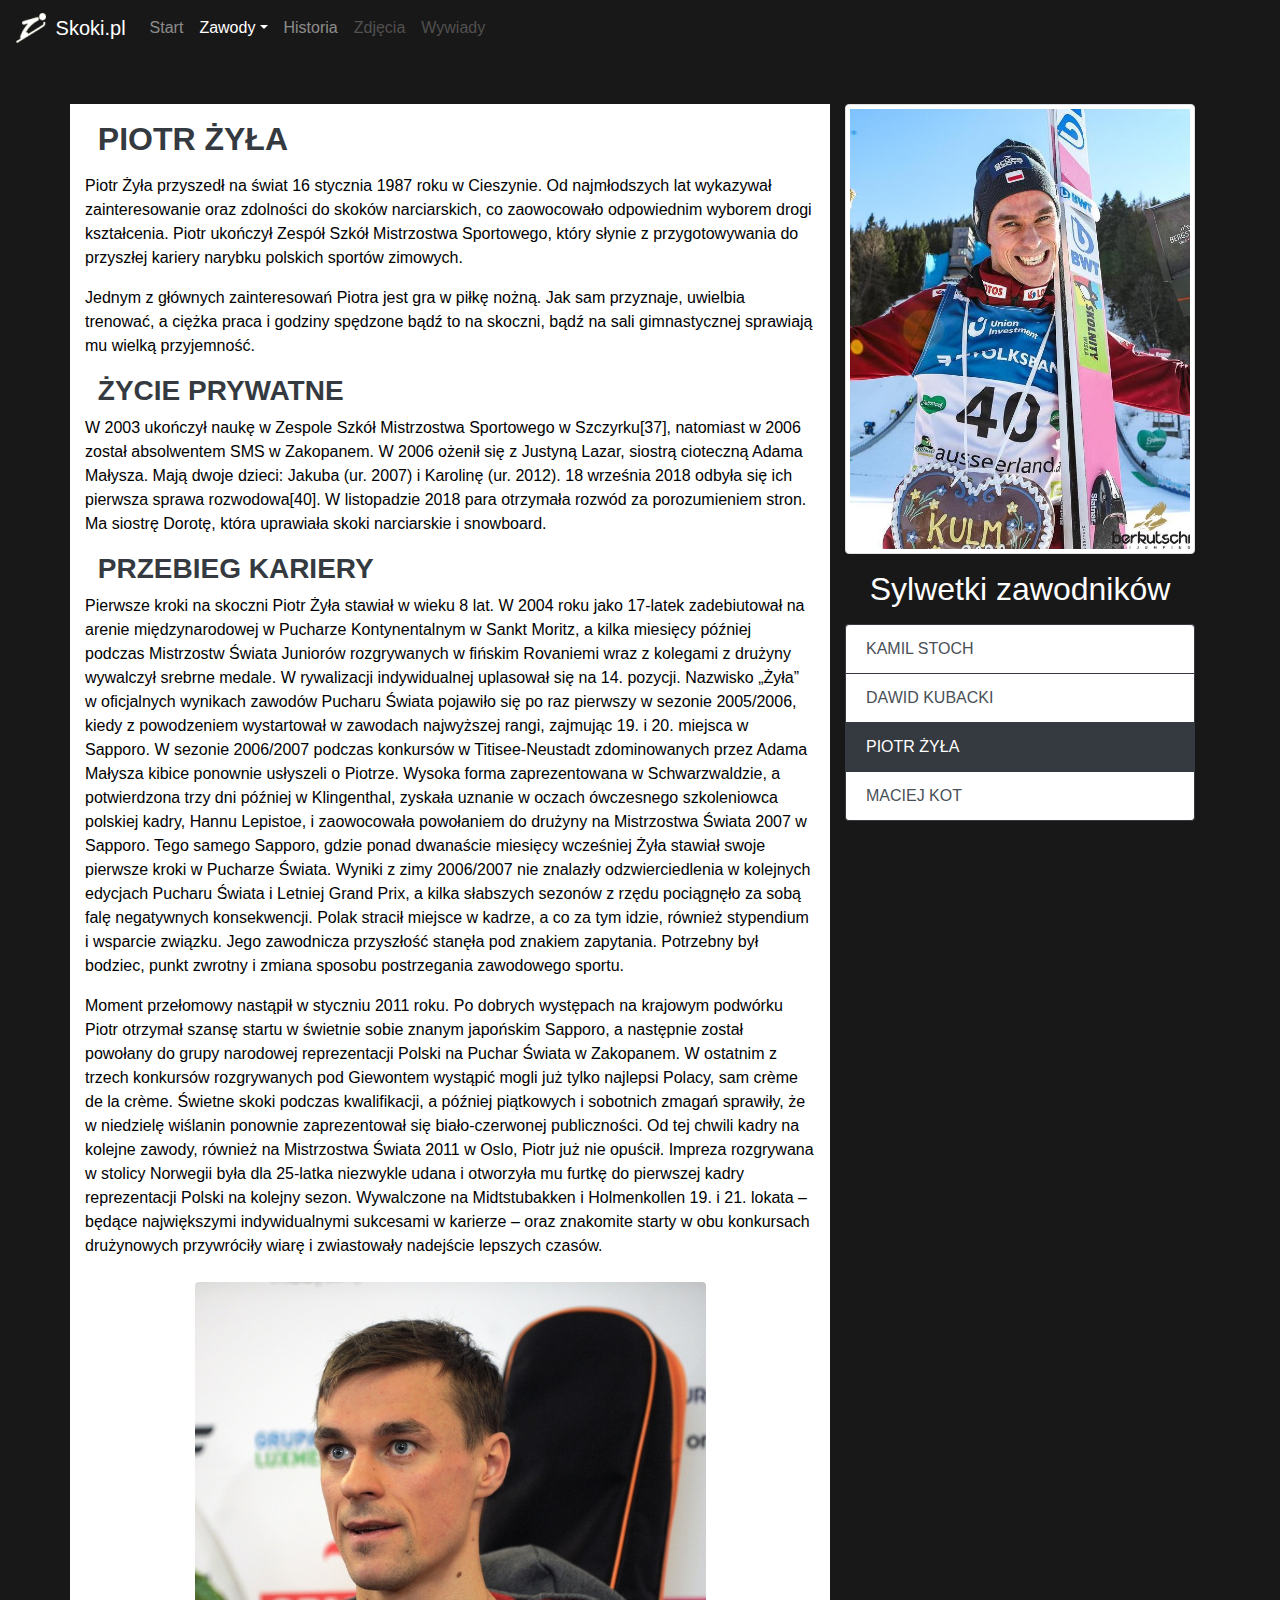
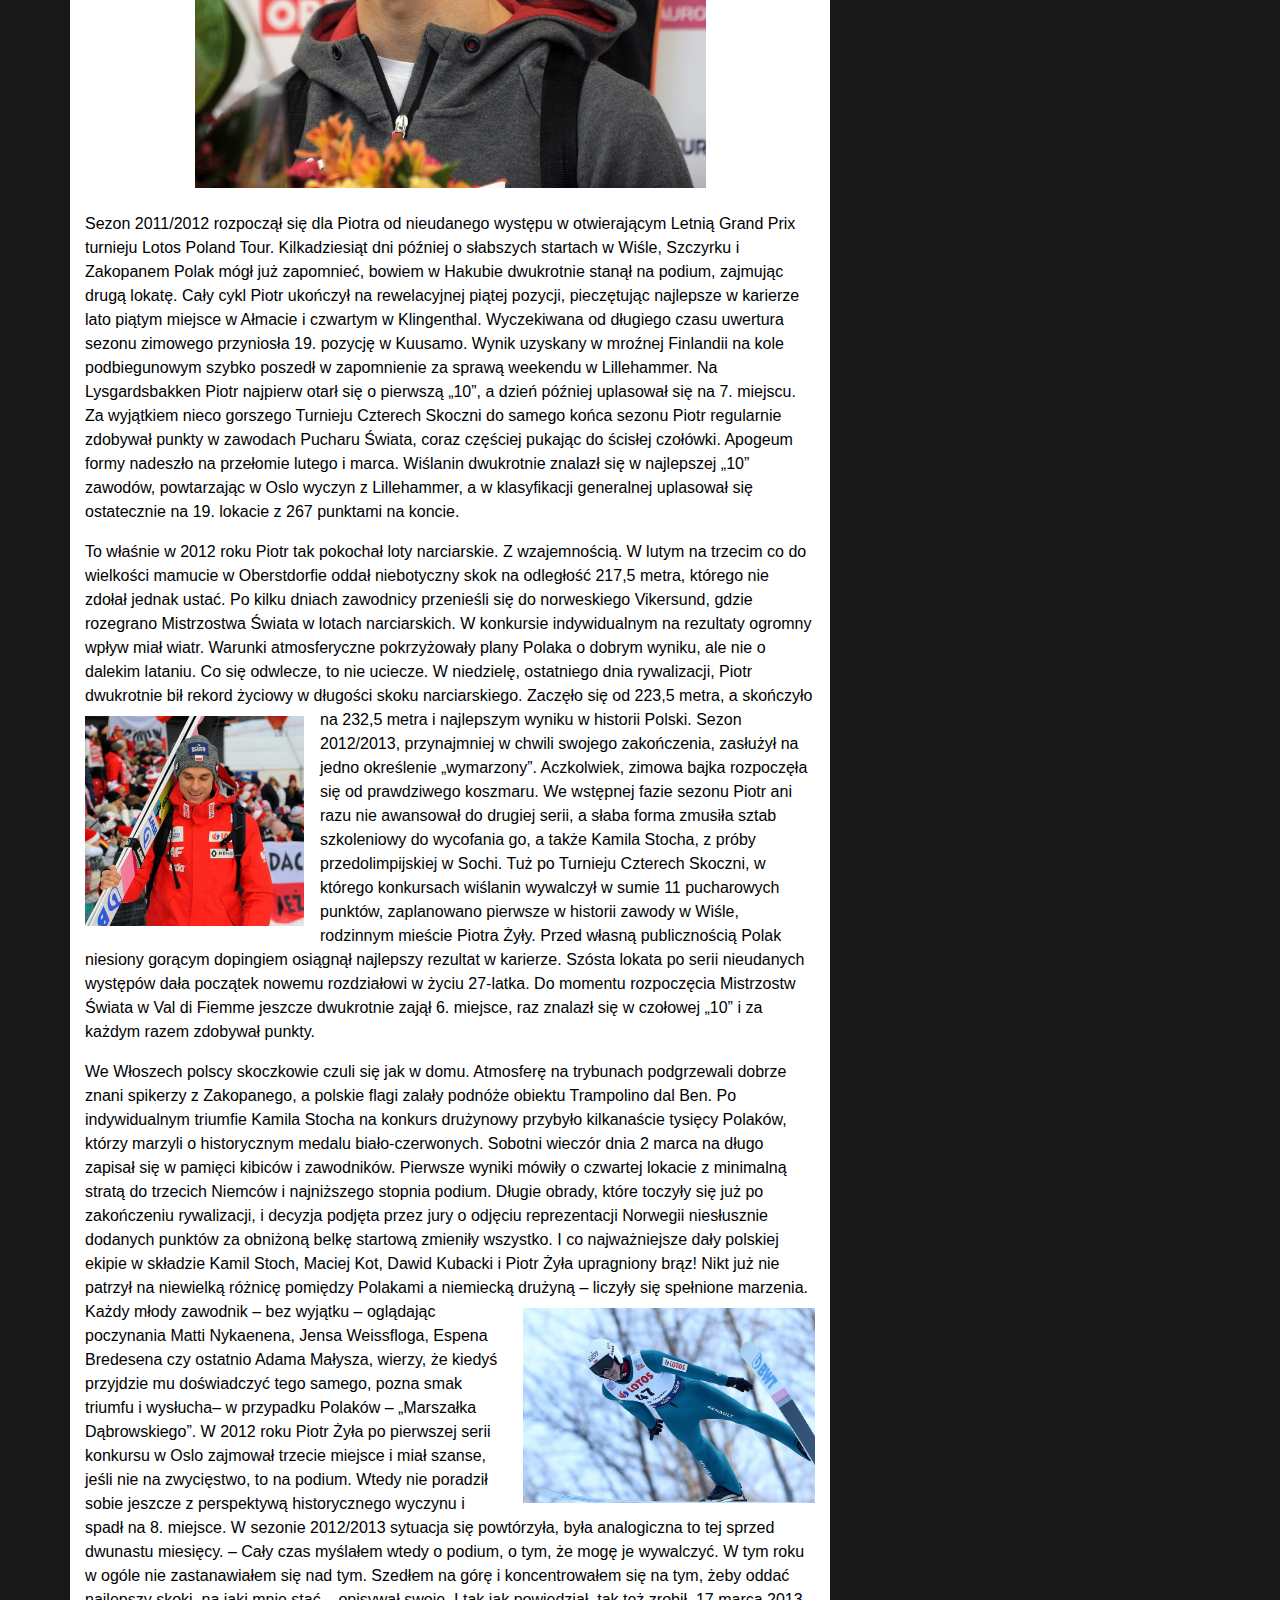
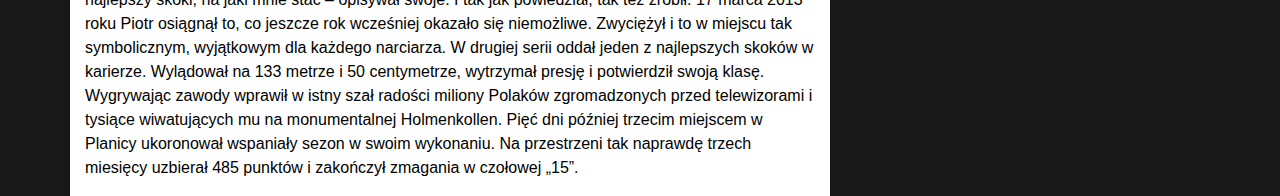
<file: sylwetki_zawodnikow/piotr_zyla.html>
<!DOCTYPE html>
<html lang="pl">

<head>
    <meta charset="UTF-8">
    <meta name="viewport" content="width=device-width, initial-scale=1.0">
    <title>Skoki narciarskie</title>
    <link rel="stylesheet" href="../bootstrap.min.css">
    <link rel="stylesheet" href="../style.css">
</head>

<body>
    <header>
        <nav class="navbar navbar-dark navbar-expand-md">
            <a class="navbar-brand" href="../index.html"><img src="../img/logo.png" alt="logo" width="30px" height="30px"
                    class="d-inline-block mr-1 align-bottom">
                Skoki.pl</a>
            <button class="navbar-toggler" type="button" data-toggle='collapse' data-target='#mainmenu'><span
                    class='navbar-toggler-icon'></span></button>

            <div class="collapse navbar-collapse " id="mainmenu">
                <ul class="navbar-nav">
                    <li class="nav-item">
                        <a href="../index.html" class="nav-link">Start</a>
                    </li>
                    <li class="nav-item dropdown">
                        <a href="#" class="nav-link dropdown-toggle active" data-toggle="dropdown" role="button">Zawody</a>
                        <div class="dropdown-menu">
                            <a href="../terminarz.html" class="dropdown-item">Terminarz zawodów</a>
                            <a href="../ranking.html" class="dropdown-item">Ranking</a>
                            <div class="dropdown-divider"></div>
                            <a href="sylwetki_zawodnikow/kamil_stoch.html" class="dropdown-item">Sylwetki zawodników</a>
                            <a href="../skocznie_narciarskie.html" class="dropdown-item">Skocznie narciarskie</a>
                        </div>
                    </li>
                    <li class="nav-item">
                        <a href="../historia.html" class="nav-link">Historia</a>
                    </li>
                    <li class="nav-item">
                        <a href="#" class="nav-link disabled">Zdjęcia</a>
                    </li>
                    <li class="nav-item ">
                        <a href="#" class="nav-link disabled">Wywiady</a>
                    </li>
                </ul>
            </div>


        </nav>
    </header>

    <section>

        <div class="container">
            <div class="row">
               

                <div class="col-lg-8 bg-white text-dark main mt-5">
                    <h1 class=" h2 text-uppercase text-dark font-weight-bold my-3">Piotr Żyła</h1>

                    <p>Piotr Żyła przyszedł na świat 16 stycznia 1987 roku w Cieszynie. Od najmłodszych lat wykazywał zainteresowanie oraz zdolności do skoków narciarskich, co zaowocowało odpowiednim wyborem drogi kształcenia. Piotr ukończył Zespół Szkół Mistrzostwa Sportowego, który słynie z przygotowywania do przyszłej kariery narybku polskich sportów zimowych.
                    </p>    
                    <p>
                        Jednym z głównych zainteresowań Piotra jest gra w piłkę nożną. Jak sam przyznaje, uwielbia trenować, a ciężka praca i godziny spędzone bądź to na skoczni, bądź na sali gimnastycznej sprawiają mu wielką przyjemność.   
                    </p>

                <h2 class="h3">Życie prywatne</h2>
                    <p>W 2003 ukończył naukę w Zespole Szkół Mistrzostwa Sportowego w Szczyrku[37], natomiast w 2006 został absolwentem SMS w Zakopanem.
                    W 2006 ożenił się z Justyną Lazar, siostrą cioteczną Adama Małysza. Mają dwoje dzieci: Jakuba (ur. 2007) i Karolinę (ur. 2012). 18 września 2018 odbyła się ich pierwsza sprawa rozwodowa[40]. W listopadzie 2018 para otrzymała rozwód za porozumieniem stron.
                    Ma siostrę Dorotę, która uprawiała skoki narciarskie i snowboard.</p>

                <h2 class="h3">Przebieg kariery</h2>

                <p>
                    Pierwsze kroki na skoczni Piotr Żyła stawiał w wieku 8 lat. W 2004 roku jako 17-latek zadebiutował na arenie międzynarodowej w Pucharze Kontynentalnym w Sankt Moritz, a kilka miesięcy później podczas Mistrzostw Świata Juniorów rozgrywanych w fińskim Rovaniemi wraz z kolegami z drużyny wywalczył srebrne medale. W rywalizacji indywidualnej uplasował się na 14. pozycji.
                    Nazwisko „Żyła” w oficjalnych wynikach zawodów Pucharu Świata pojawiło się po raz pierwszy w sezonie 2005/2006, kiedy z powodzeniem wystartował w zawodach najwyższej rangi, zajmując 19. i 20. miejsca w Sapporo. 
                    W sezonie 2006/2007 podczas konkursów w Titisee-Neustadt zdominowanych przez Adama Małysza kibice ponownie usłyszeli o Piotrze. Wysoka forma zaprezentowana w Schwarzwaldzie, a potwierdzona trzy dni później w Klingenthal, zyskała uznanie w oczach ówczesnego szkoleniowca polskiej kadry, Hannu Lepistoe, i zaowocowała powołaniem do drużyny na Mistrzostwa Świata 2007 w Sapporo. Tego samego Sapporo, gdzie ponad dwanaście miesięcy wcześniej Żyła stawiał swoje pierwsze kroki w Pucharze Świata.
                    Wyniki z zimy 2006/2007 nie znalazły odzwierciedlenia w kolejnych edycjach Pucharu Świata i Letniej Grand Prix, a kilka słabszych sezonów z rzędu pociągnęło za sobą falę negatywnych konsekwencji. Polak stracił miejsce w kadrze, a co za tym idzie, również stypendium i wsparcie związku. Jego zawodnicza przyszłość stanęła pod znakiem zapytania. Potrzebny był bodziec, punkt zwrotny i zmiana sposobu postrzegania zawodowego sportu.
                </p>
                
                <p>
                    Moment przełomowy nastąpił w styczniu 2011 roku. Po dobrych występach na krajowym podwórku Piotr otrzymał szansę startu w świetnie sobie znanym japońskim Sapporo, a następnie został powołany do grupy narodowej reprezentacji Polski na Puchar Świata w Zakopanem. W ostatnim z trzech konkursów rozgrywanych pod Giewontem wystąpić mogli już tylko najlepsi Polacy, sam crème de la crème. Świetne skoki podczas kwalifikacji, a później piątkowych i sobotnich zmagań sprawiły, że w niedzielę wiślanin ponownie zaprezentował się biało-czerwonej publiczności. Od tej chwili kadry na kolejne zawody, również na Mistrzostwa Świata 2011 w Oslo, Piotr już nie opuścił. Impreza rozgrywana w stolicy Norwegii była dla 25-latka niezwykle udana i otworzyła mu furtkę do pierwszej kadry reprezentacji Polski na kolejny sezon. Wywalczone na Midtstubakken i Holmenkollen 19. i 21. lokata – będące największymi indywidualnymi sukcesami w karierze – oraz znakomite starty w obu konkursach drużynowych przywróciły wiarę i zwiastowały nadejście lepszych czasów.
                    <img src="../img/zyla-face.jpg" alt="Piotr Żyła" class="img-fluid my-4 rounded-top mx-auto d-block" style="width: 70%;">
                    Sezon 2011/2012 rozpoczął się dla Piotra od nieudanego występu w otwierającym Letnią Grand Prix turnieju Lotos Poland Tour. Kilkadziesiąt dni później o słabszych startach w Wiśle, Szczyrku i Zakopanem Polak mógł już zapomnieć, bowiem w Hakubie dwukrotnie stanął na podium, zajmując drugą lokatę. Cały cykl Piotr ukończył na rewelacyjnej piątej pozycji, pieczętując najlepsze w karierze lato piątym miejsce w Ałmacie i czwartym w Klingenthal. Wyczekiwana od długiego czasu uwertura sezonu zimowego przyniosła 19. pozycję w Kuusamo. Wynik uzyskany w mroźnej Finlandii na kole podbiegunowym szybko poszedł w zapomnienie za sprawą weekendu w Lillehammer. Na Lysgardsbakken Piotr najpierw otarł się o pierwszą „10”, a dzień później uplasował się na 7. miejscu. Za wyjątkiem nieco gorszego Turnieju Czterech Skoczni do samego końca sezonu Piotr regularnie zdobywał punkty w zawodach Pucharu Świata, coraz częściej pukając do ścisłej czołówki. Apogeum formy nadeszło na przełomie lutego i marca. Wiślanin dwukrotnie znalazł się w najlepszej „10” zawodów, powtarzając w Oslo wyczyn z Lillehammer, a w klasyfikacji generalnej uplasował się ostatecznie na 19. lokacie z 267 punktami na koncie.
                
                </p> 

                <p>
                    To właśnie w 2012 roku Piotr tak pokochał loty narciarskie. Z wzajemnością. W lutym na trzecim co do wielkości mamucie w Oberstdorfie oddał niebotyczny skok na odległość 217,5 metra, którego nie zdołał jednak ustać. Po kilku dniach zawodnicy przenieśli się do norweskiego Vikersund, gdzie rozegrano Mistrzostwa Świata w lotach narciarskich. W konkursie indywidualnym na rezultaty ogromny wpływ miał wiatr. Warunki atmosferyczne pokrzyżowały plany Polaka o dobrym wyniku, ale nie o dalekim lataniu. Co się odwlecze, to nie uciecze. W niedzielę, ostatniego dnia rywalizacji, Piotr dwukrotnie bił rekord życiowy w długości skoku narciarskiego. Zaczęło się od 223,5 metra, a skończyło na 232,5 metra i najlepszym wyniku w historii Polski.
                    <img src="../img/zyla-narty.jpg" alt="Piotr Żyła" class="img-fluid float-left mr-3 my-2" style="width:30%">
                    Sezon 2012/2013, przynajmniej w chwili swojego zakończenia, zasłużył na jedno określenie „wymarzony”. Aczkolwiek, zimowa bajka rozpoczęła się od prawdziwego koszmaru. We wstępnej fazie sezonu Piotr ani razu nie awansował do drugiej serii, a słaba forma zmusiła sztab szkoleniowy do wycofania go, a także Kamila Stocha, z próby przedolimpijskiej w Sochi. Tuż po Turnieju Czterech Skoczni, w którego konkursach wiślanin wywalczył w sumie 11 pucharowych punktów, zaplanowano pierwsze w historii zawody w Wiśle, rodzinnym mieście Piotra Żyły. Przed własną publicznością Polak niesiony gorącym dopingiem osiągnął najlepszy rezultat w karierze. Szósta lokata po serii nieudanych występów dała początek nowemu rozdziałowi w życiu 27-latka. Do momentu rozpoczęcia Mistrzostw Świata w Val di Fiemme jeszcze dwukrotnie zajął 6. miejsce, raz znalazł się w czołowej „10” i za każdym razem zdobywał punkty.
                </p>
               
                <p>
                    We Włoszech polscy skoczkowie czuli się jak w domu. Atmosferę na trybunach podgrzewali dobrze znani spikerzy z Zakopanego, a polskie flagi zalały podnóże obiektu Trampolino dal Ben. Po indywidualnym triumfie Kamila Stocha na konkurs drużynowy przybyło kilkanaście tysięcy Polaków, którzy marzyli o historycznym medalu biało-czerwonych. Sobotni wieczór dnia 2 marca na długo zapisał się w pamięci kibiców i zawodników. Pierwsze wyniki mówiły o czwartej lokacie z minimalną stratą do trzecich Niemców i najniższego stopnia podium. Długie obrady, które toczyły się już po zakończeniu rywalizacji, i decyzja podjęta przez jury o odjęciu reprezentacji Norwegii niesłusznie dodanych punktów za obniżoną belkę startową zmieniły wszystko. I co najważniejsze dały polskiej ekipie w składzie Kamil Stoch, Maciej Kot, Dawid Kubacki i Piotr Żyła upragniony brąz! Nikt już nie patrzył na niewielką różnicę pomiędzy Polakami a niemiecką drużyną – liczyły się spełnione marzenia.
                    <img src="../img/zyla-lot.jpg" alt="Piotr Żyła" class="img-fluid float-right ml-3 my-2" style="width: 40%">
                    Każdy młody zawodnik – bez wyjątku – oglądając poczynania Matti Nykaenena, Jensa Weissfloga, Espena Bredesena czy ostatnio Adama Małysza, wierzy, że kiedyś przyjdzie mu doświadczyć tego samego, pozna smak triumfu i wysłucha– w przypadku Polaków – „Marszałka Dąbrowskiego”. W 2012 roku Piotr Żyła po pierwszej serii konkursu w Oslo zajmował trzecie miejsce i miał szanse, jeśli nie na zwycięstwo, to na podium. Wtedy nie poradził sobie jeszcze z perspektywą historycznego wyczynu i spadł na 8. miejsce. W sezonie 2012/2013 sytuacja się powtórzyła, była analogiczna to tej sprzed dwunastu miesięcy.  – Cały czas myślałem wtedy o podium, o tym, że mogę je wywalczyć. W tym roku w ogóle nie zastanawiałem się nad tym. Szedłem na górę i koncentrowałem się na tym, żeby oddać najlepszy skoki, na jaki mnie stać – opisywał swoje. I tak jak powiedział, tak też zrobił. 17 marca 2013 roku Piotr osiągnął to, co jeszcze rok wcześniej okazało się niemożliwe. Zwyciężył i to w miejscu tak symbolicznym, wyjątkowym dla każdego narciarza. W drugiej serii oddał jeden z najlepszych skoków w karierze. Wylądował na 133 metrze i 50 centymetrze, wytrzymał presję i potwierdził swoją klasę. Wygrywając zawody wprawił w istny szał radości miliony Polaków zgromadzonych przed telewizorami i tysiące wiwatujących mu na monumentalnej Holmenkollen. Pięć dni później trzecim miejscem w Planicy ukoronował wspaniały sezon w swoim wykonaniu. Na przestrzeni tak naprawdę trzech miesięcy uzbierał 485 punktów i zakończył zmagania w czołowej „15”.
                </p>
               

               
                </div>
                <div class="col-lg-4">
                    <img src="../img/zyla-top.jpeg" alt="Piotr Żyła" class="img-fluid img-thumbnail mini d-none d-md-block mt-5">

                    <h3 class="h2 text-white my-3 text-center">Sylwetki zawodników</h3>
                    <div class="list-group text-uppercase bg-dark showList" >
                        <a href="kamil_stoch.html" class="list-group-item list-group-item-action   border-dark">
                          Kamil Stoch
                        </a>
                        <a href="dawid_kubacki.html" class="list-group-item list-group-item-action  border-dark">Dawid Kubacki</a>
                        <a href="piotr_zyla.html" class="list-group-item list-group-item-action border-dark active bg-dark ">Piotr Żyła</a>
                        <a href="maciej_kot.html" class="list-group-item list-group-item-action border-dark ">Maciej Kot</a>
                      </div>

                </div>


            </div>
    
        </div>
       

    </section>






    <script src="https://code.jquery.com/jquery-3.5.1.slim.min.js"
        integrity="sha384-DfXdz2htPH0lsSSs5nCTpuj/zy4C+OGpamoFVy38MVBnE+IbbVYUew+OrCXaRkfj" crossorigin="anonymous">
    </script>
    <script src="https://cdn.jsdelivr.net/npm/popper.js@1.16.0/dist/umd/popper.min.js"
        integrity="sha384-Q6E9RHvbIyZFJoft+2mJbHaEWldlvI9IOYy5n3zV9zzTtmI3UksdQRVvoxMfooAo" crossorigin="anonymous">
    </script>
    <script src="../bootstrap.min.js"></script>
</body>

</html>
</file>
<file: style.css>
* {
    margin: 0;
    padding: 0;
    box-sizing: border-box;
}

body {
    background-color: #191818;
}

section.jumpers {
    text-align: center;
    margin-top: 20px;
}

.container h1 {
    color: royalblue;
    letter-spacing: 3px;
    margin-bottom: 20px;
}

.container p {
    color: white;
}

figcaption {
    margin-top: 10px;
    color: white;
}

.jumpers img {
    width: 100%;
    height: auto;
}

img {
    cursor: pointer;
}
.main h1 {
    color: black;
    letter-spacing: 0;
    margin: 0;
    margin-left: 1vw;
}
.main p {
    color: black;
}
.main h2 {
    font-weight: bold;
    text-transform: uppercase;
    margin-left: 1vw;
}

@media (max-width: 545px) {
    .main h1 {
        font-size: 26px;
        text-align: center;
        margin-left: 0vw;   
    }
    .main h2 {
        font-size: 26px;
        text-align: center;
        margin-left: 0vw;
    }   
    .mini {
        margin-top: 3vh;
    }
    .showList {
        text-align: center;
    }
}
</file>
